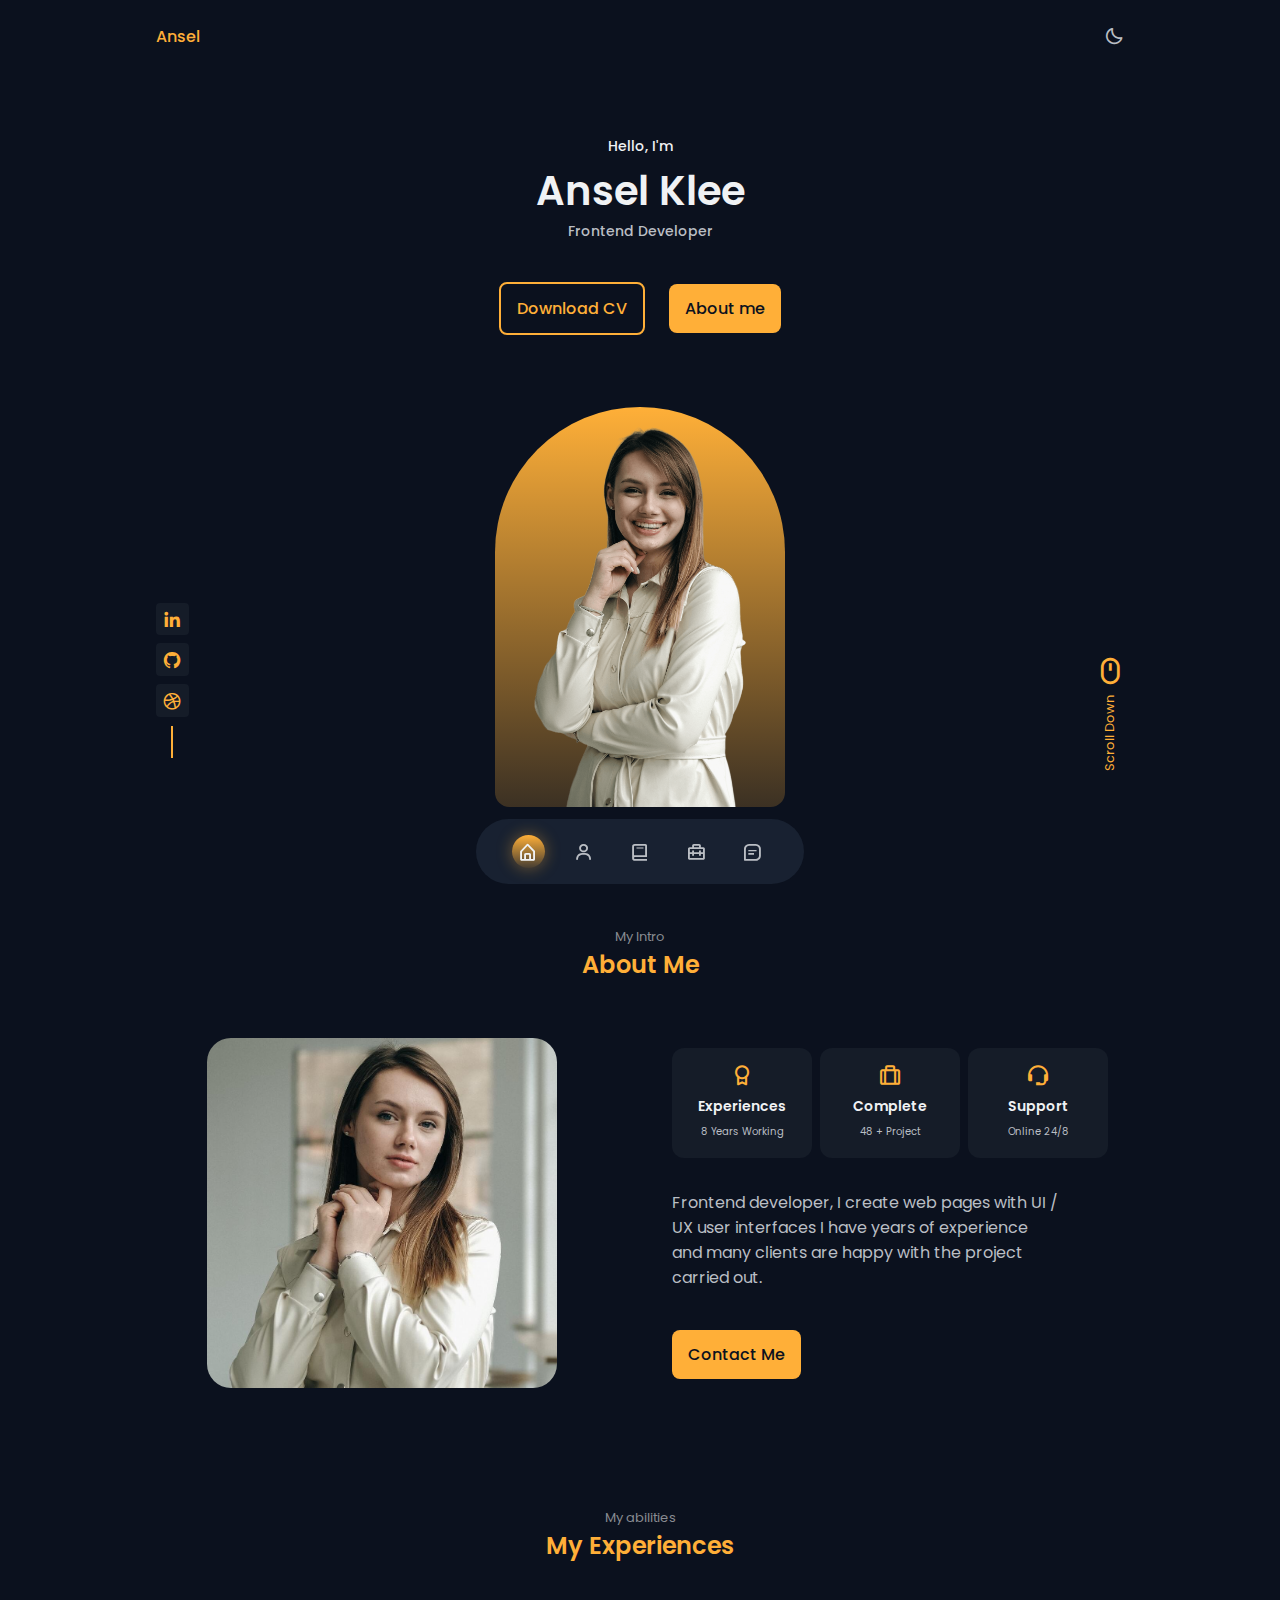
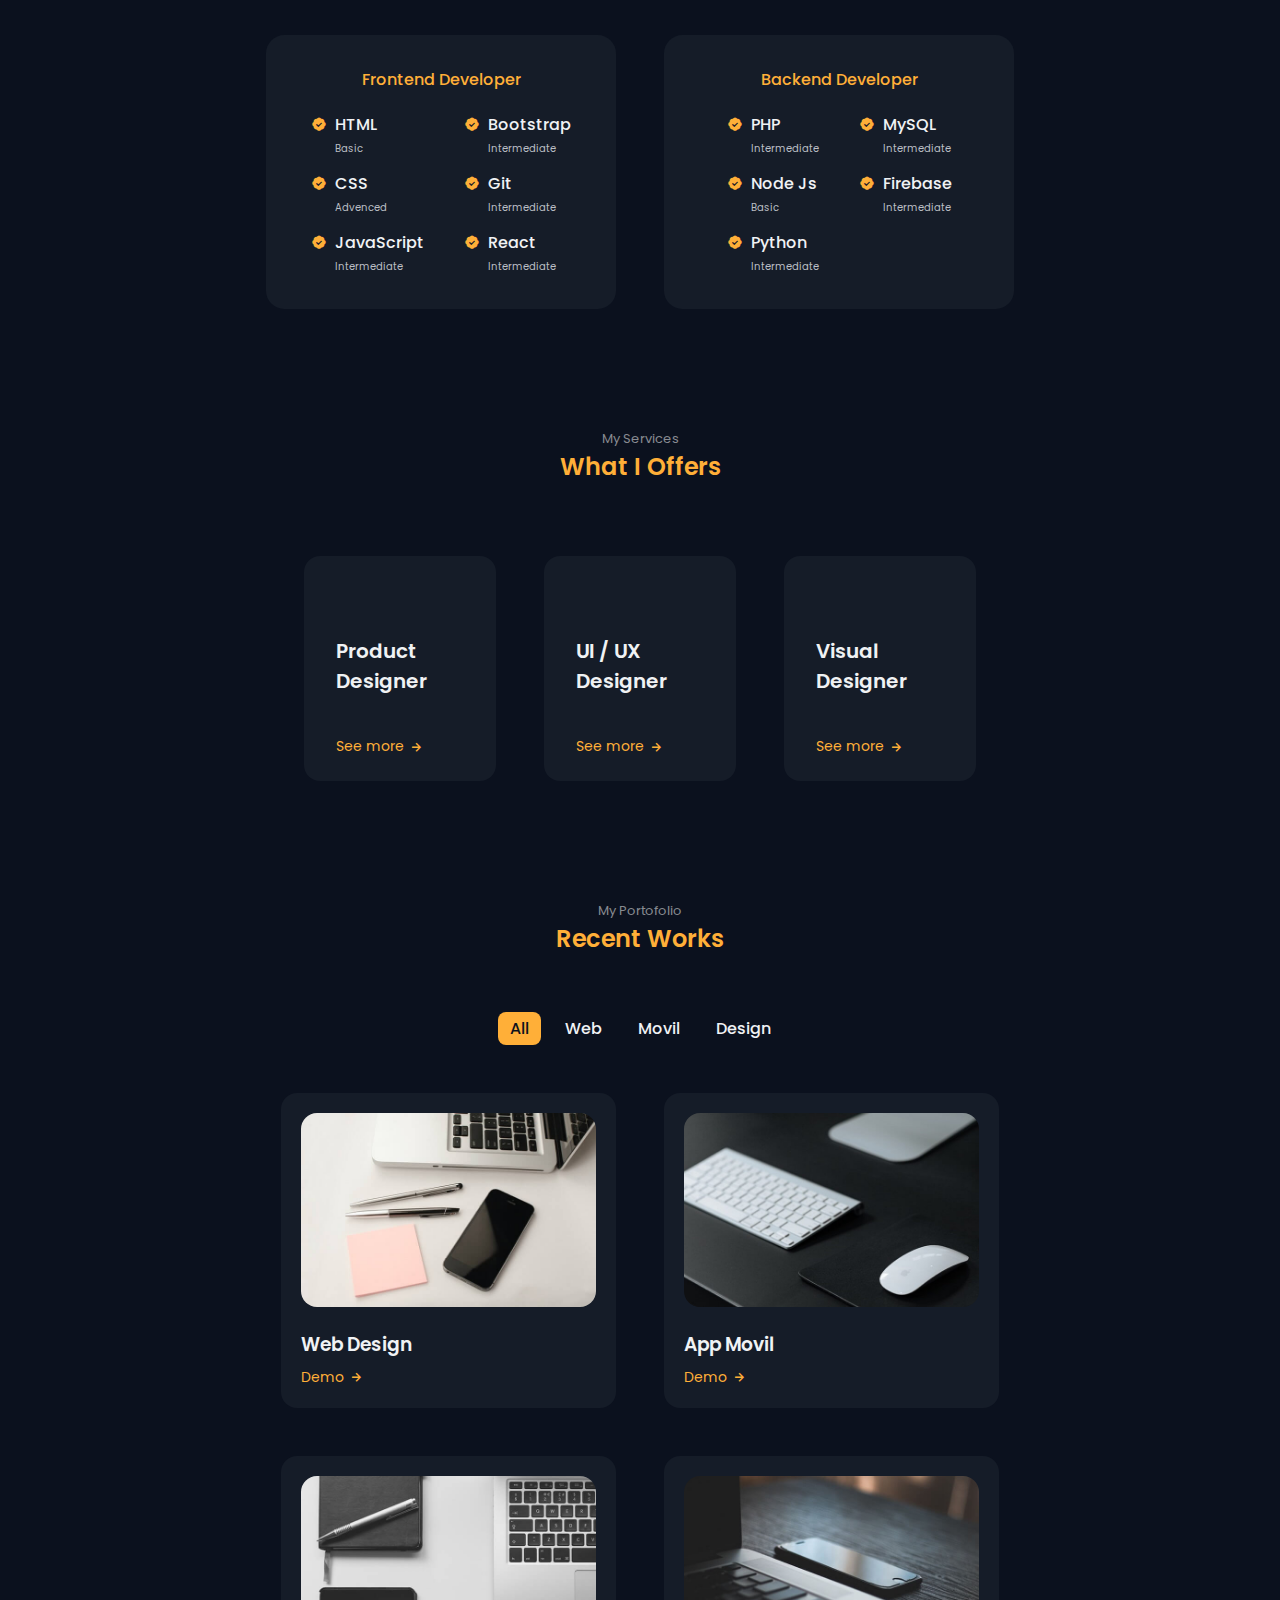
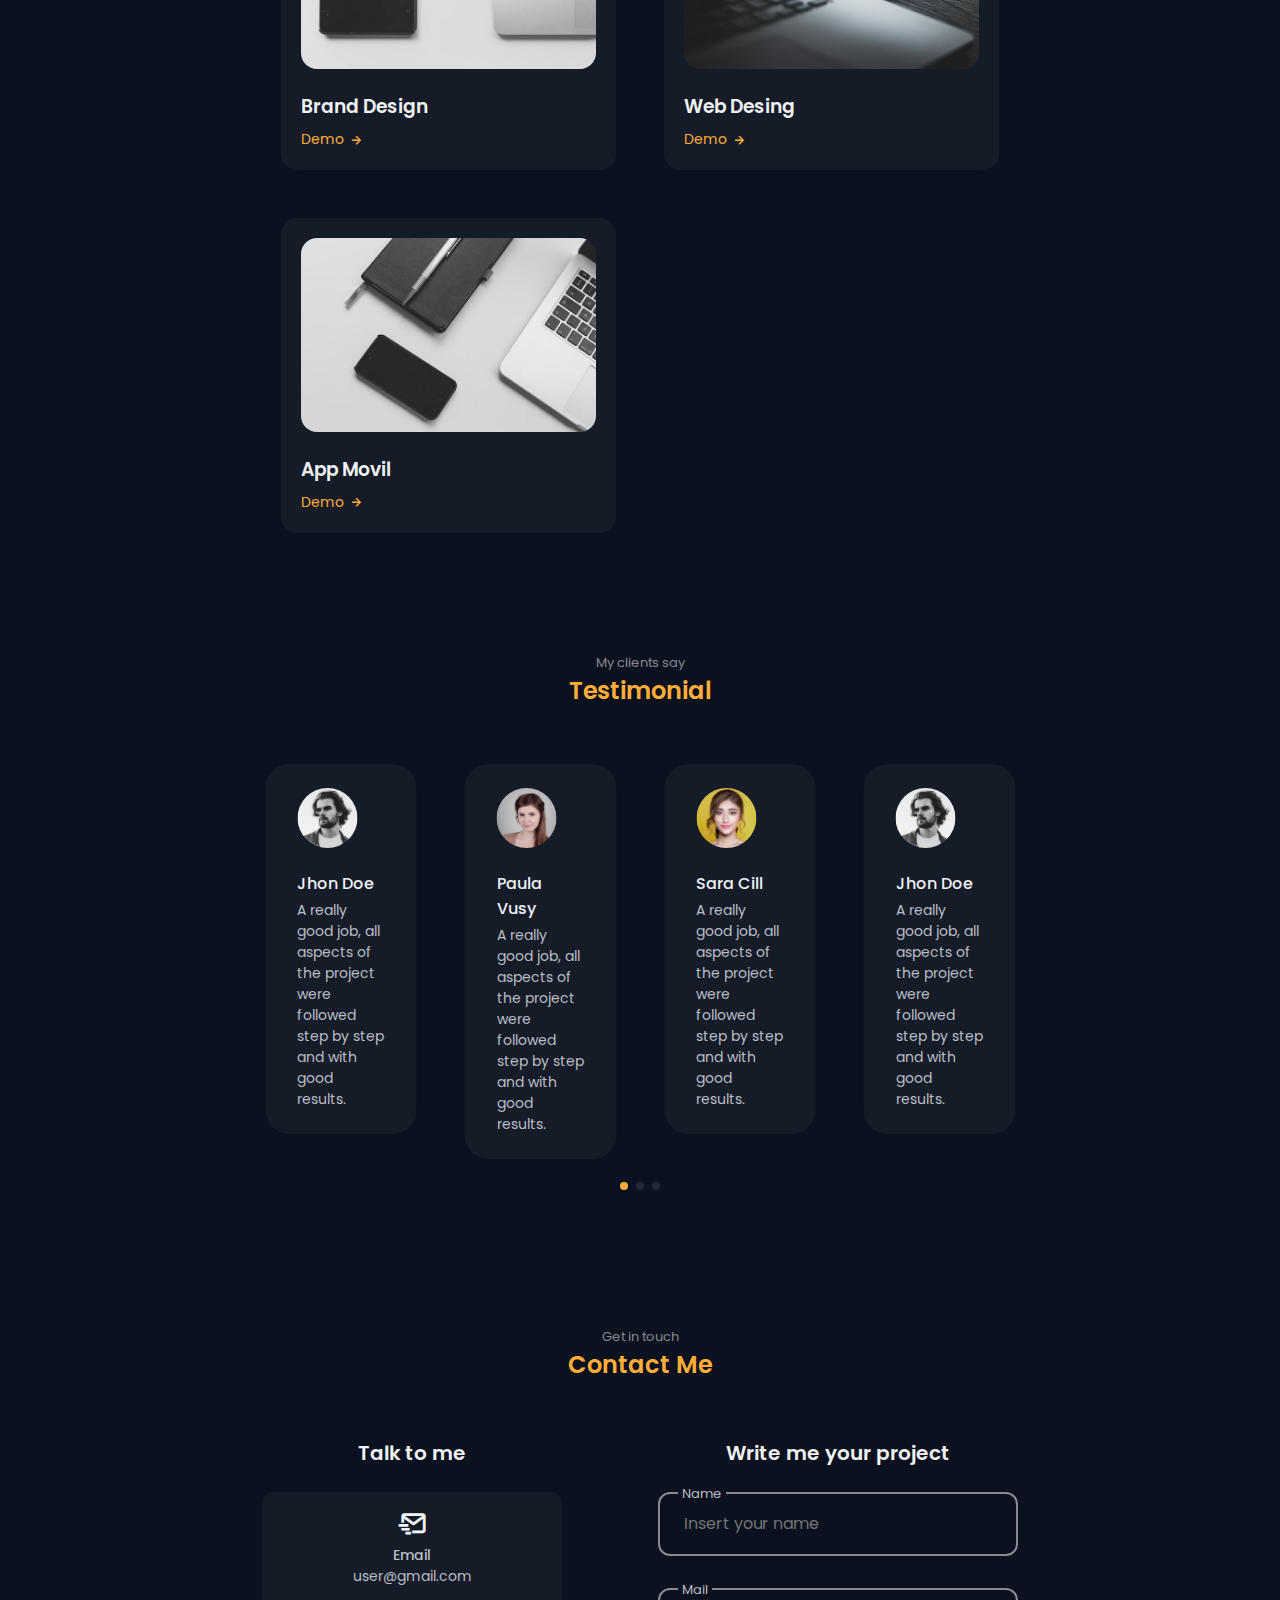
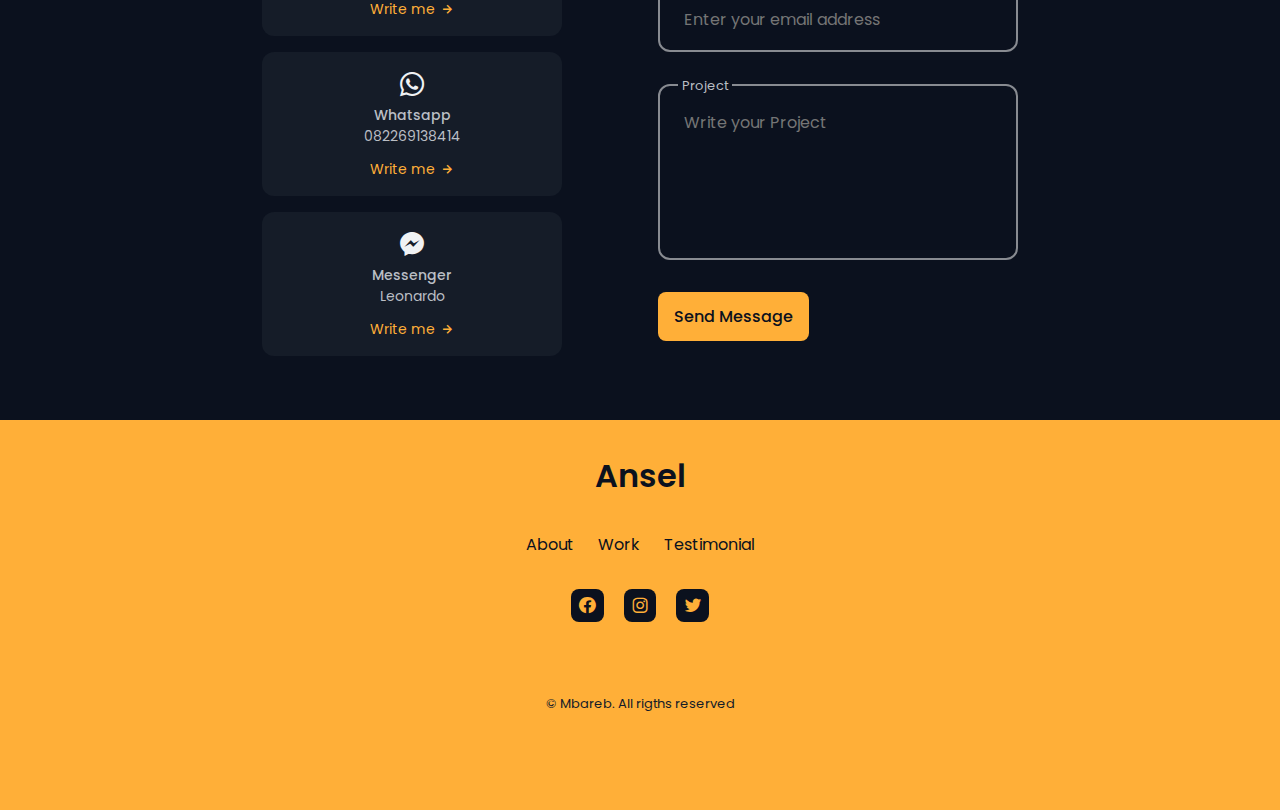
<file: Portofolio Ansel/responsive-portfolio-website-Ansel-main/index.html>
<!DOCTYPE html>
<html lang="en">
  <head>
    <meta charset="UTF-8" />
    <meta name="viewport" content="width=device-width, initial-scale=1.0" />

    <!--=============== FAVICON ===============-->
    <link rel="shortcut icon" href="assets/img/favicon.png" type="image/x-icon" />

    <!--=============== BOXICONS ===============-->
    <link href="https://unpkg.com/boxicons@2.1.1/css/boxicons.min.css" rel="stylesheet" />

    <!--=============== SWIPER CSS ===============-->
    <link rel="stylesheet" href="assets/css/swiper-bundle.min.css" />

    <!--=============== CSS ===============-->
    <link rel="stylesheet" href="assets/css/styles.css" />

    <title>Responsive portfolio website Ansel</title>
  </head>
  <body>
    <!--=============== HEADER ===============-->
    <header class="header" id="header">
      <nav class="nav container">
        <a href="#" class="nav__logo"> <i></i> Ansel </a>

        <div class="nav__menu" id="nav__menu">
          <ul class="nav__list">
            <li class="nav__item">
              <a href="#home" class="nav__link active-link">
                <i class="bx bx-home-alt"></i>
              </a>
            </li>
            <li class="nav__item">
              <a href="#about" class="nav__link">
                <i class="bx bx-user"></i>
              </a>
            </li>
            <li class="nav__item">
              <a href="#skills" class="nav__link">
                <i class="bx bx-book"></i>
              </a>
            </li>
            <li class="nav__item">
              <a href="#work" class="nav__link">
                <i class="bx bx-briefcase-alt-2"></i>
              </a>
            </li>
            <li class="nav__item">
              <a href="#contact" class="nav__link">
                <i class="bx bx-message-square-detail"></i>
              </a>
            </li>
          </ul>
        </div>

        <!-- Theme Change Button -->
        <i class="bx bx-moon change-theme" id="theme-button"></i>
      </nav>
    </header>

    <!--=============== MAIN ===============-->
    <main class="main">
      <!--=============== HOME ===============-->
      <section class="home section" id="home">
        <div class="home__container container grid">
          <div class="home__data">
            <span class="home__greeting">Hello, I'm</span>
            <h1 class="home__name">Ansel Klee</h1>
            <h3 class="home__education">Frontend Developer</h3>

            <div class="home__buttons">
              <a download="" href="assets/pdf/Ansel-Cv.pdf" class="button button--ghost"> Download CV </a>
              <a href="#about" class="button">About me</a>
            </div>
          </div>

          <div class="home__handle">
            <img src="assets/img/perfil.png" alt="" class="home__img" />
          </div>

          <div class="home__social">
            <a href="https://www.linkedin.com/" target="_blank" class="home__social-link">
              <i class="bx bxl-linkedin"></i>
            </a>
            <a href="https://www.github.com/" target="_blank" class="home__social-link">
              <i class="bx bxl-github"></i>
            </a>
            <a href="https://www.dribble.com/" target="_blank" class="home__social-link">
              <i class="bx bxl-dribbble"></i>
            </a>
          </div>

          <a href="#about" class="home__scroll">
            <i class="bx bx-mouse home__scroll-icon"></i>
            <span class="home__scroll-name">Scroll Down</span>
          </a>
        </div>
      </section>

      <!--=============== ABOUT ===============-->
      <section class="about section" id="about">
        <span class="section__subtitle">My Intro</span>
        <h2 class="section__title">About Me</h2>

        <div class="about__container container grid">
          <img src="assets/img/about.jpg" alt="" class="about__img" />

          <div class="about__data">
            <div class="about__info">
              <div class="about__box">
                <i class="bx bx-award about__icon"></i>
                <h3 class="about__title">Experiences</h3>
                <span class="about__subtitle">8 Years Working</span>
              </div>

              <div class="about__box">
                <i class="bx bx-briefcase-alt about__icon"></i>
                <h3 class="about__title">Complete</h3>
                <span class="about__subtitle">48 + Project</span>
              </div>

              <div class="about__box">
                <i class="bx bx-support about__icon"></i>
                <h3 class="about__title">Support</h3>
                <span class="about__subtitle">Online 24/8</span>
              </div>
            </div>

            <p class="about__description">Frontend developer, I create web pages with UI / UX user interfaces I have years of experience and many clients are happy with the project carried out.</p>

            <a href="#contact" class="button">Contact Me</a>
          </div>
        </div>
      </section>

      <!--=============== SKILLS ===============-->
      <section class="skills section" id="skills">
        <span class="section__subtitle">My abilities</span>
        <h2 class="section__title">My Experiences</h2>

        <div class="skills__container container grid">
          <div class="skills__content">
            <h3 class="skills__title">Frontend Developer</h3>

            <div class="skills__box">
              <div class="skills__group">
                <div class="skills__data">
                  <i class="bx bxs-badge-check"></i>

                  <div>
                    <h3 class="skills__name">HTML</h3>
                    <span class="skills__level">Basic</span>
                  </div>
                </div>

                <div class="skills__data">
                  <i class="bx bxs-badge-check"></i>

                  <div>
                    <h3 class="skills__name">CSS</h3>
                    <span class="skills__level">Advenced</span>
                  </div>
                </div>

                <div class="skills__data">
                  <i class="bx bxs-badge-check"></i>

                  <div>
                    <h3 class="skills__name">JavaScript</h3>
                    <span class="skills__level">Intermediate</span>
                  </div>
                </div>
              </div>

              <div class="skills__group">
                <div class="skills__data">
                  <i class="bx bxs-badge-check"></i>

                  <div>
                    <h3 class="skills__name">Bootstrap</h3>
                    <span class="skills__level">Intermediate</span>
                  </div>
                </div>

                <div class="skills__data">
                  <i class="bx bxs-badge-check"></i>

                  <div>
                    <h3 class="skills__name">Git</h3>
                    <span class="skills__level">Intermediate</span>
                  </div>
                </div>

                <div class="skills__data">
                  <i class="bx bxs-badge-check"></i>

                  <div>
                    <h3 class="skills__name">React</h3>
                    <span class="skills__level">Intermediate</span>
                  </div>
                </div>
              </div>
            </div>
          </div>

          <div class="skills__content">
            <h3 class="skills__title">Backend Developer</h3>

            <div class="skills__box">
              <div class="skills__group">
                <div class="skills__data">
                  <i class="bx bxs-badge-check"></i>

                  <div>
                    <h3 class="skills__name">PHP</h3>
                    <span class="skills__level">Intermediate</span>
                  </div>
                </div>

                <div class="skills__data">
                  <i class="bx bxs-badge-check"></i>

                  <div>
                    <h3 class="skills__name">Node Js</h3>
                    <span class="skills__level">Basic</span>
                  </div>
                </div>

                <div class="skills__data">
                  <i class="bx bxs-badge-check"></i>

                  <div>
                    <h3 class="skills__name">Python</h3>
                    <span class="skills__level">Intermediate</span>
                  </div>
                </div>
              </div>

              <div class="skills__group">
                <div class="skills__data">
                  <i class="bx bxs-badge-check"></i>

                  <div>
                    <h3 class="skills__name">MySQL</h3>
                    <span class="skills__level">Intermediate</span>
                  </div>
                </div>

                <div class="skills__data">
                  <i class="bx bxs-badge-check"></i>

                  <div>
                    <h3 class="skills__name">Firebase</h3>
                    <span class="skills__level">Intermediate</span>
                  </div>
                </div>
              </div>
            </div>
          </div>
        </div>
      </section>

      <!--=============== SERVICES ===============-->
      <section class="services section">
        <span class="section__subtitle">My Services</span>
        <h2 class="section__title">What I Offers</h2>

        <div class="services__container container grid">
          <div class="services__card">
            <h3 class="services__title">
              Product <br />
              Designer
            </h3>
            <span class="services__button"> See more <i class="bx bx-right-arrow-alt services__icon"></i> </span>

            <div class="services__modal">
              <div class="services__modal-content">
                <i class="bx bx-x services__modal-close"></i>

                <h3 class="services__modal-title">Product Designer</h3>
                <p class="services__modal-description">Service with more than 3 years of experience. Providing quality work to clients and companies.</p>

                <ul class="services__modal-list">
                  <li class="services__modal-item">
                    <i class="bx bx-check services__modal-icon"></i>
                    <p class="services__modal-info">I develop the user interfaces.</p>
                  </li>
                  <li class="services__modal-item">
                    <i class="bx bx-check services__modal-icon"></i>
                    <p class="services__modal-info">Web page development.</p>
                  </li>
                  <li class="services__modal-item">
                    <i class="bx bx-check services__modal-icon"></i>
                    <p class="services__modal-info">I create UX element interaction.</p>
                  </li>
                  <li class="services__modal-item">
                    <i class="bx bx-check services__modal-icon"></i>
                    <p class="services__modal-info">I position your company brand.</p>
                  </li>
                  <li class="services__modal-item">
                    <i class="bx bx-check services__modal-icon"></i>
                    <p class="services__modal-info">Design and mockups of products for companies.</p>
                  </li>
                </ul>
              </div>
            </div>
          </div>

          <div class="services__card">
            <h3 class="services__title">
              UI / UX <br />
              Designer
            </h3>

            <span class="services__button"> See more <i class="bx bx-right-arrow-alt services__icon"></i> </span>

            <div class="services__modal">
              <div class="services__modal-content">
                <i class="bx bx-x services__modal-close"></i>

                <h3 class="services__modal-title">UI / UX Designer</h3>
                <p class="services__modal-description">Service with more than 3 years of experience. Providing quality work to clients and companies.</p>

                <ul class="services__modal-list">
                  <li class="services__modal-item">
                    <i class="bx bx-check services__modal-icon"></i>
                    <p class="services__modal-info">I develop the user interfaces.</p>
                  </li>
                  <li class="services__modal-item">
                    <i class="bx bx-check services__modal-icon"></i>
                    <p class="services__modal-info">Web page development.</p>
                  </li>
                  <li class="services__modal-item">
                    <i class="bx bx-check services__modal-icon"></i>
                    <p class="services__modal-info">I create UX element interaction.</p>
                  </li>
                  <li class="services__modal-item">
                    <i class="bx bx-check services__modal-icon"></i>
                    <p class="services__modal-info">I position your company brand.</p>
                  </li>
                  <li class="services__modal-item">
                    <i class="bx bx-check services__modal-icon"></i>
                    <p class="services__modal-info">Design and mockups of products for companies.</p>
                  </li>
                </ul>
              </div>
            </div>
          </div>

          <div class="services__card">
            <h3 class="services__title">
              Visual <br />
              Designer
            </h3>
            <span class="services__button"> See more <i class="bx bx-right-arrow-alt services__icon"></i> </span>
            <div class="services__modal">
              <div class="services__modal-content">
                <i class="bx bx-x services__modal-close"></i>

                <h3 class="services__modal-title">Visual Designer</h3>
                <p class="services__modal-description">Service with more than 3 years of experience. Providing quality work to clients and companies.</p>

                <ul class="services__modal-list">
                  <li class="services__modal-item">
                    <i class="bx bx-check services__modal-icon"></i>
                    <p class="services__modal-info">I develop the user interfaces.</p>
                  </li>
                  <li class="services__modal-item">
                    <i class="bx bx-check services__modal-icon"></i>
                    <p class="services__modal-info">Web page development.</p>
                  </li>
                  <li class="services__modal-item">
                    <i class="bx bx-check services__modal-icon"></i>
                    <p class="services__modal-info">I create UX element interaction.</p>
                  </li>
                  <li class="services__modal-item">
                    <i class="bx bx-check services__modal-icon"></i>
                    <p class="services__modal-info">I position your company brand.</p>
                  </li>
                  <li class="services__modal-item">
                    <i class="bx bx-check services__modal-icon"></i>
                    <p class="services__modal-info">Design and mockups of products for companies.</p>
                  </li>
                </ul>
              </div>
            </div>
          </div>
        </div>
      </section>

      <!--=============== WORK ===============-->
      <section class="work section" id="work">
        <span class="section__subtitle">My Portofolio</span>
        <h2 class="section__title">Recent Works</h2>

        <div class="work__filters">
          <span class="work__item active-work" data-filter="all">All</span>
          <span class="work__item" data-filter=".web">Web</span>
          <span class="work__item" data-filter=".movil">Movil</span>
          <span class="work__item" data-filter=".design">Design</span>
        </div>
        <div class="work__container container grid">
          <div class="work__card mix web">
            <img src="assets/img/work1.jpg" alt="" class="work__img" />

            <h3 class="work__title">Web Design</h3>

            <a href="#" class="work__button"> Demo <i class="bx bx-right-arrow-alt work__icon"></i> </a>
          </div>

          <div class="work__card mix movil">
            <img src="assets/img/work2.jpg" alt="" class="work__img" />

            <h3 class="work__title">App Movil</h3>

            <a href="#" class="work__button"> Demo <i class="bx bx-right-arrow-alt work__icon"></i> </a>
          </div>

          <div class="work__card mix design">
            <img src="assets/img/work3.jpg" alt="" class="work__img" />

            <h3 class="work__title">Brand Design</h3>

            <a href="#" class="work__button"> Demo <i class="bx bx-right-arrow-alt work__icon"></i> </a>
          </div>

          <div class="work__card mix web">
            <img src="assets/img/work4.jpg" alt="" class="work__img" />

            <h3 class="work__title">Web Desing</h3>

            <a href="#" class="work__button"> Demo <i class="bx bx-right-arrow-alt work__icon"></i> </a>
          </div>

          <div class="work__card mix movil">
            <img src="assets/img/work5.jpg" alt="" class="work__img" />

            <h3 class="work__title">App Movil</h3>

            <a href="#" class="work__button"> Demo <i class="bx bx-right-arrow-alt work__icon"></i> </a>
          </div>
        </div>
      </section>

      <!--=============== TESTIMONIALS ===============-->
      <section class="testimonial section">
        <span class="section__subtitle">My clients say</span>
        <h2 class="section__title">Testimonial</h2>

        <div class="testimonial__container container swiper">
          <div class="swiper-wrapper">
            <div class="testimonial__card swiper-slide">
              <img src="assets/img/testimonial1.png" alt="" class="testimonial__img" />

              <h3 class="testimonial__name">Jhon Doe</h3>
              <p class="testimonial__description">A really good job, all aspects of the project were followed step by step and with good results.</p>
            </div>
            <div class="testimonial__card swiper-slide">
              <img src="assets/img/testimonial2.png" alt="" class="testimonial__img" />

              <h3 class="testimonial__name">Paula Vusy</h3>
              <p class="testimonial__description">A really good job, all aspects of the project were followed step by step and with good results.</p>
            </div>
            <div class="testimonial__card swiper-slide">
              <img src="assets/img/testimonial3.png" alt="" class="testimonial__img" />

              <h3 class="testimonial__name">Sara Cill</h3>
              <p class="testimonial__description">A really good job, all aspects of the project were followed step by step and with good results.</p>
            </div>
          </div>

          <div class="swiper-pagination"></div>
        </div>
      </section>

      <!--=============== CONTACT ===============-->
      <section class="contact section" id="contact">
        <span class="section__subtitle">Get in touch</span>
        <h2 class="section__title">Contact Me</h2>

        <div class="contact__container container grid">
          <div class="contact__content">
            <h3 class="contact__title">Talk to me</h3>

            <div class="contact__info">
              <div class="contact__card">
                <i class="bx bx-mail-send contact__card-icon"></i>
                <div class="contact__card-title">Email</div>
                <span class="contact__card-data">user@gmail.com</span>

                <a href="mbareb.le@students.amikom.ac.id" target="_blank" class="contact__button"> Write me <i class="bx bx-right-arrow-alt contact__button-icon"></i> </a>
              </div>
              <div class="contact__card">
                <i class="bx bxl-whatsapp contact__card-icon"></i>
                <div class="contact__card-title">Whatsapp</div>
                <span class="contact__card-data">082269138414</span>

                <a href="https://api.whatsapp.com/send?phone=6282269138414&text=Hello, more information!" target="_blank" class="contact__button"> Write me <i class="bx bx-right-arrow-alt contact__button-icon"></i> </a>
              </div>
              <div class="contact__card">
                <i class="bx bxl-messenger contact__card-icon"></i>
                <div class="contact__card-title">Messenger</div>
                <span class="contact__card-data">Leonardo</span>

                <a href="https://m.me/yoalahle" target="_blank" class="contact__button"> Write me <i class="bx bx-right-arrow-alt contact__button-icon"></i> </a>
              </div>
            </div>
          </div>

          <div class="contact__content">
            <h3 class="contact__title">Write me your project</h3>

            <form action="" class="contact__form">
              <div class="contact__form-div">
                <label for="" class="contact__form-tag">Name</label>
                <input type="text" placeholder="Insert your name" class="contact__form-input" />
              </div>
              <div class="contact__form-div">
                <label for="" class="contact__form-tag">Mail</label>
                <input type="email" placeholder="Enter your email address" class="contact__form-input" />
              </div>
              <div class="contact__form-div contact__form-area">
                <label for="" class="contact__form-tag">Project</label>
                <textarea name="" id="" cols="30" rows="10" placeholder="Write your Project" class="contact__form-input"></textarea>
              </div>

              <button class="button">Send Message</button>
            </form>
          </div>
        </div>
      </section>
    </main>

    <!--=============== FOOTER ===============-->
    <footer class="footer">
      <div class="footer__container container">
        <h1 class="footer__title">Ansel</h1>

        <ul class="footer__list">
          <li>
            <a href="#about" class="footer__link">About</a>
          </li>
          <li>
            <a href="#work" class="footer__link">Work</a>
          </li>
          <li>
            <a href="#testimonial" class="footer__link">Testimonial</a>
          </li>
        </ul>

        <ul class="footer__social">
          <a href="https://www.facebook.com/" target="_blank" class="footer__social-link">
            <i class="bx bxl-facebook-circle"></i>
          </a>
          <a href="https://www.instagram.com/" target="_blank" class="footer__social-link">
            <i class="bx bxl-instagram"></i>
          </a>
          <a href="https://twitter.com/" target="_blank" class="footer__social-link">
            <i class="bx bxl-twitter"></i>
          </a>
        </ul>

        <span class="footer__copy"> &#169; Mbareb. All rigths reserved </span>
      </div>
    </footer>

    <!--=============== SCROLLREVEAL ===============-->
    <script src="assets/js/scrollreveal.min.js"></script>

    <!--=============== SWIPER JS ===============-->
    <script src="assets/js/swiper-bundle.min.js"></script>

    <!--=============== MIXITUP FILTER ===============-->
    <script src="assets/js/mixitup.min.js"></script>

    <!--=============== MAIN JS ===============-->
    <script src="assets/js/main.js"></script>
  </body>
</html>
</file>
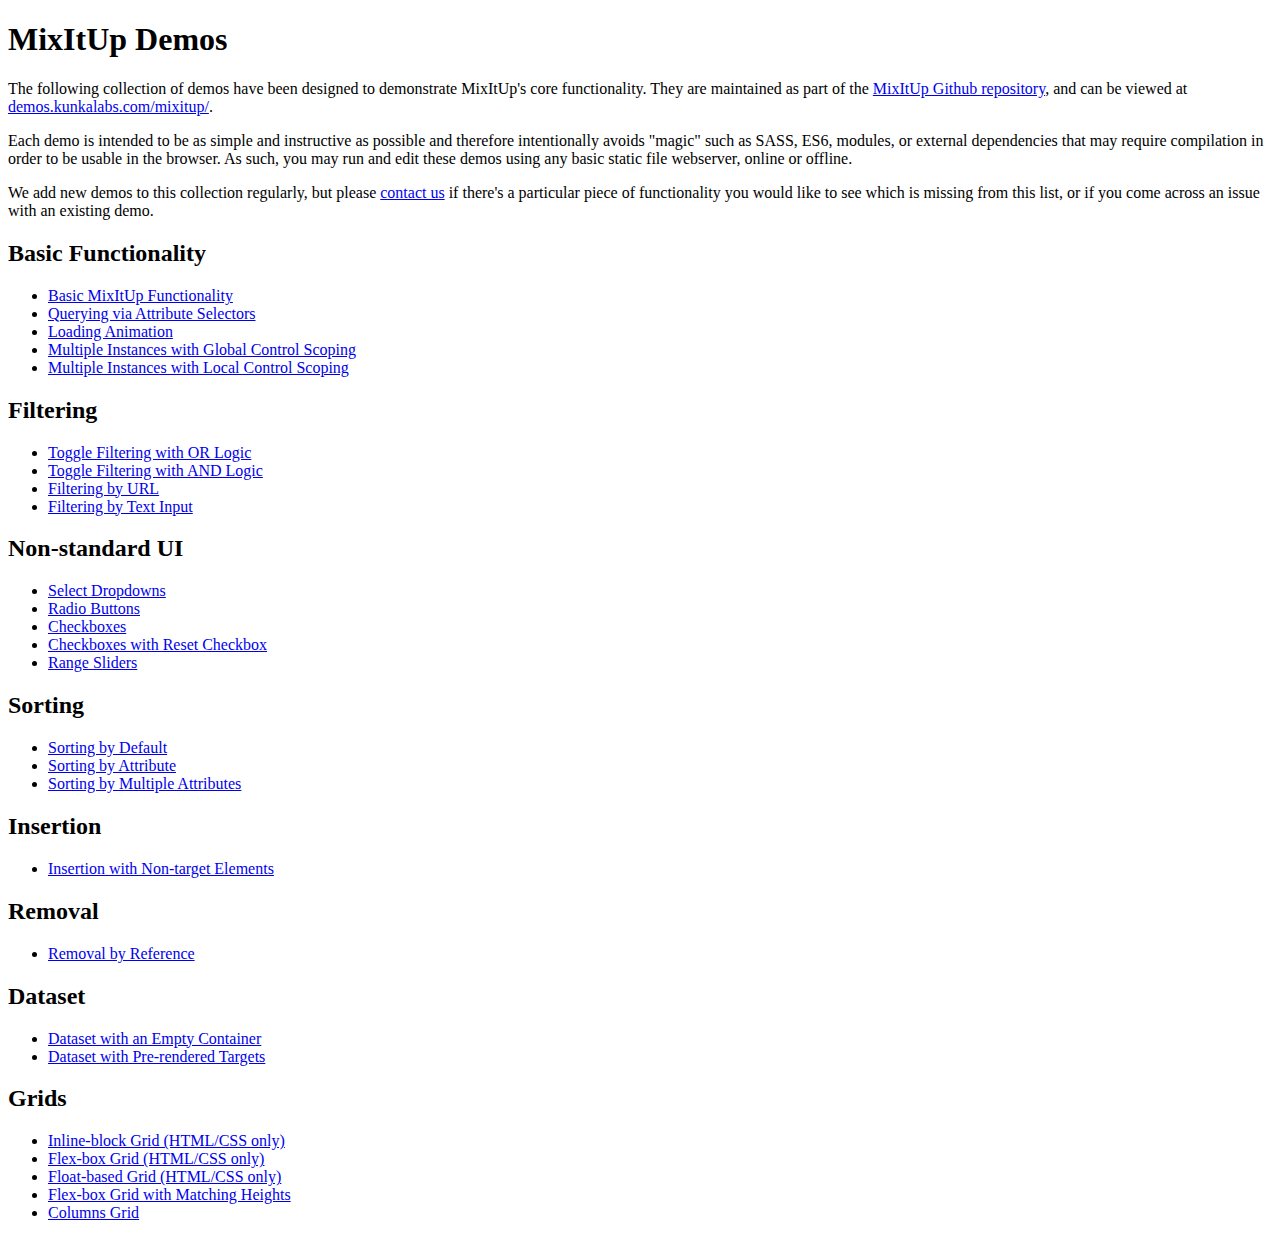
<file: Portofolio Ansel/patrickkunka-mixitup-61dac05/demos/index.html>
<!DOCTYPE html>
<html>
    <head>
        <title>MixItUp Demos</title>
    </head>
    <body>
        <h1>MixItUp Demos</h1>

        <p>The following collection of demos have been designed to demonstrate MixItUp's core functionality. They are maintained as part of the <a href="https://github.com/patrickkunka/mixitup/tree/v3/demos">MixItUp Github repository</a>, and can be viewed at <a href="http://demos.kunkalabs.com/mixitup">demos.kunkalabs.com/mixitup/</a>.</p>

        <p>Each demo is intended to be as simple and instructive as possible and therefore intentionally avoids "magic" such as SASS, ES6, modules, or external dependencies that may require compilation in order to be usable in the browser. As such, you may run and edit these demos using any basic static file webserver, online or offline.</p>

        <p>We add new demos to this collection regularly, but please <a href="https://www.kunkalabs.com/contact-us/">contact us</a> if there's a particular piece of functionality you would like to see which is missing from this list, or if you come across an issue with an existing demo.</p>

        <h2>Basic Functionality</h2>

        <ul>
            <li><a href="./basic/">Basic MixItUp Functionality</a></li>
            <li><a href="./attribute-selectors/">Querying via Attribute Selectors</a></li>
            <li><a href="./loading-animation/">Loading Animation</a></li>
            <li><a href="./multiple-instances-global-control-scoping/">Multiple Instances with Global Control Scoping</a></li>
            <li><a href="./multiple-instances-local-control-scoping/">Multiple Instances with Local Control Scoping</a></li>
        </ul>

        <h2>Filtering</h2>

        <ul>
            <li><a href="./toggle-filtering-or-logic/">Toggle Filtering with OR Logic</a></li>
            <li><a href="./toggle-filtering-and-logic/">Toggle Filtering with AND Logic</a></li>
            <li><a href="./filtering-by-url/">Filtering by URL</a></li>
            <li><a href="./filtering-by-text-input/">Filtering by Text Input</a></li>
        </ul>

        <h2>Non-standard UI</h2>

        <ul>
            <li><a href="./select-dropdowns/">Select Dropdowns</a></li>
            <li><a href="./radio-buttons/">Radio Buttons</a></li>
            <li><a href="./checkboxes/">Checkboxes</a></li>
            <li><a href="./checkboxes-with-reset-checkbox/">Checkboxes with Reset Checkbox</a></li>
            <li><a href="./filtering-by-range/">Range Sliders</a></li>
        </ul>

        <h2>Sorting</h2>

        <ul>
            <li><a href="./sorting-by-default/">Sorting by Default</a></li>
            <li><a href="./sorting-by-attribute/">Sorting by Attribute</a></li>
            <li><a href="./sorting-by-multiple-attributes/">Sorting by Multiple Attributes</a></li>
        </ul>

        <h2>Insertion</h2>

        <ul>
            <li><a href="./insertion-non-target-elements/">Insertion with Non-target Elements</a></li>
        </ul>

        <h2>Removal</h2>

        <ul>
            <li><a href="./removal-by-reference/">Removal by Reference</a></li>
        </ul>

        <h2>Dataset</h2>

        <ul>
            <li><a href="./dataset-empty-container/">Dataset with an Empty Container</a></li>
            <li><a href="./dataset-pre-rendered-targets/">Dataset with Pre-rendered Targets</a></li>
        </ul>

        <h2>Grids</h2>

        <ul>
            <li><a href="./grid-inline-block/">Inline-block Grid (HTML/CSS only)</a></li>
            <li><a href="./grid-flex-box/">Flex-box Grid (HTML/CSS only)</a></li>
            <li><a href="./grid-floats/">Float-based Grid (HTML/CSS only)</a></li>
            <li><a href="./grid-flex-box-matching-heights/">Flex-box Grid with Matching Heights</a></li>
            <li><a href="./grid-columns/">Columns Grid</a></li>
        </ul>
    </body>
</html>
</file>
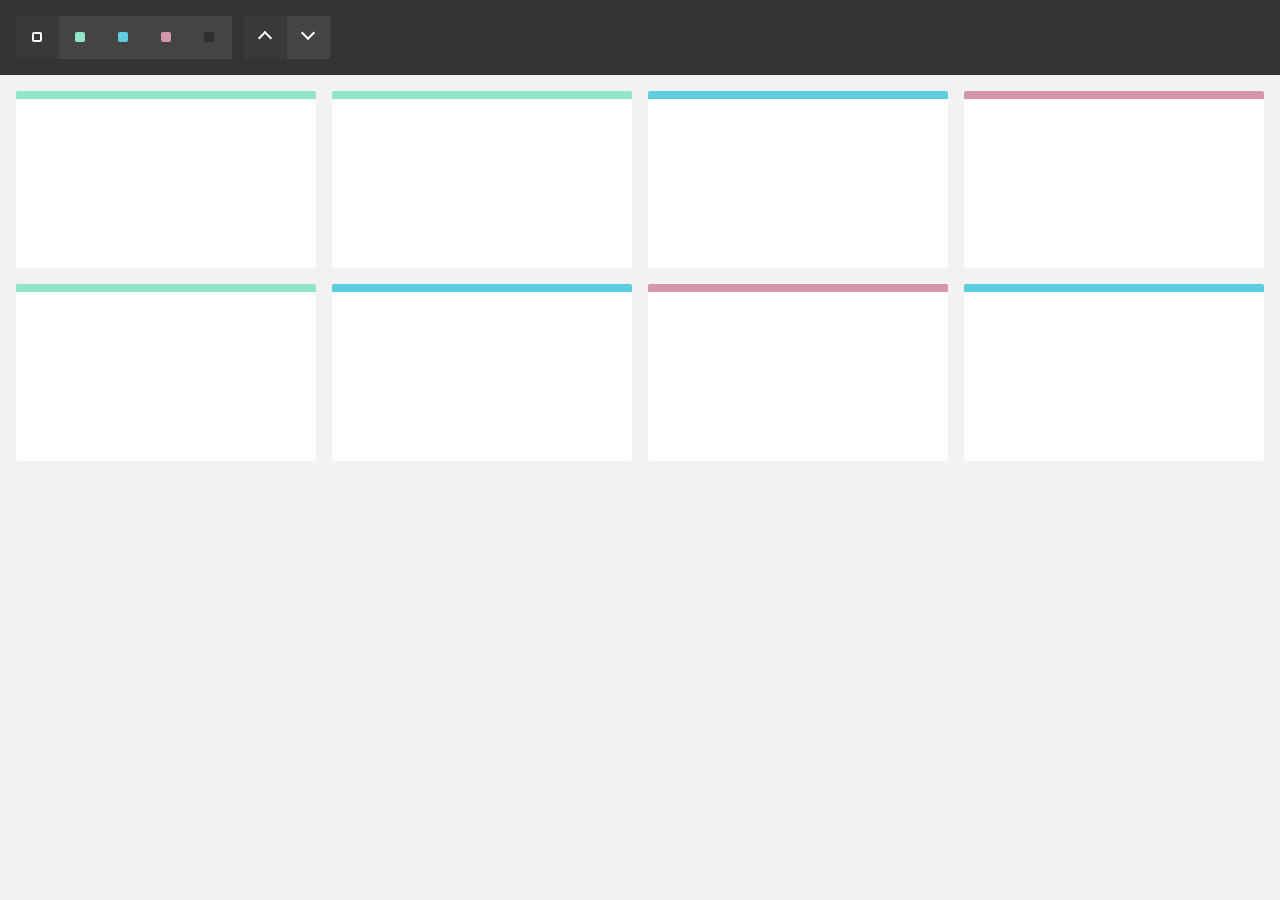
<file: Portofolio Ansel/patrickkunka-mixitup-61dac05/demos/attribute-selectors/index.html>
<!DOCTYPE html>
<html>
    <head>
        <meta name="viewport" content="width=device-width, initial-scale=1">

        <link href="../reset.css" rel="stylesheet"/>
        <link href="./style.css" rel="stylesheet"/>

        <title>MixItUp Demo - Querying via Attribute Selectors</title>
    </head>
    <body>
        <div class="controls">
            <button type="button" class="control" data-filter="all">All</button>
            <button type="button" class="control" data-filter=".green">Green</button>
            <button type="button" class="control" data-filter=".blue">Blue</button>
            <button type="button" class="control" data-filter=".pink">Pink</button>
            <button type="button" class="control" data-filter="none">None</button>

            <button type="button" class="control" data-sort="default:asc">Asc</button>
            <button type="button" class="control" data-sort="default:desc">Desc</button>
        </div>

        <div class="container" data-ref="mixitup-container">
            <div class="item green" data-ref="mixitup-target"></div>
            <div class="item green" data-ref="mixitup-target"></div>
            <div class="item blue" data-ref="mixitup-target"></div>
            <div class="item pink" data-ref="mixitup-target"></div>
            <div class="item green" data-ref="mixitup-target"></div>
            <div class="item blue" data-ref="mixitup-target"></div>
            <div class="item pink" data-ref="mixitup-target"></div>
            <div class="item blue" data-ref="mixitup-target"></div>

            <div class="gap"></div>
            <div class="gap"></div>
            <div class="gap"></div>
        </div>

        <script src="../mixitup.min.js"></script>

        <script>
            var containerEl = document.querySelector('[data-ref~="mixitup-container"]');

            var mixer = mixitup(containerEl, {
                selectors: {
                    target: '[data-ref~="mixitup-target"]'
                }
            });
        </script>
    </body>
</html>
</file>
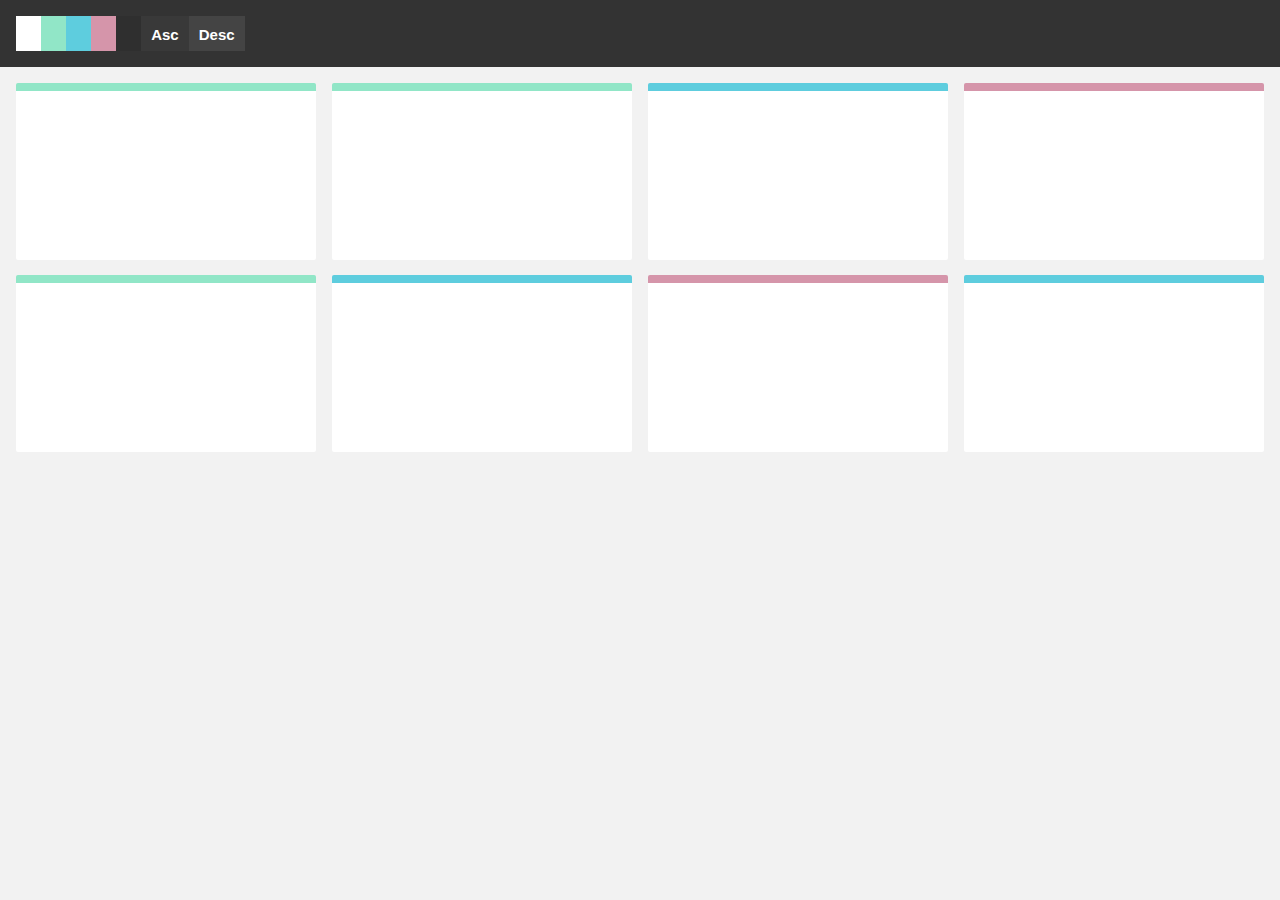
<file: Portofolio Ansel/patrickkunka-mixitup-61dac05/demos/basic-ie-8/index.html>
<!DOCTYPE html>
<html>
    <head>
        <meta name="viewport" content="width=device-width, initial-scale=1">

        <link href="../reset.css" rel="stylesheet"/>
        <link href="./style.css" rel="stylesheet"/>

        <title>MixItUp Demo - Basic (IE8 Compatible Layout)</title>
    </head>
    <body>
        <div class="controls">
            <button type="button" class="control" data-filter="all"></button>
            <button type="button" class="control" data-filter=".green"></button>
            <button type="button" class="control" data-filter=".blue"></button>
            <button type="button" class="control" data-filter=".pink"></button>
            <button type="button" class="control" data-filter="none"></button>

            <button type="button" class="control" data-sort="default:asc">Asc</button>
            <button type="button" class="control" data-sort="default:desc">Desc</button>
        </div>

        <div class="container">
            <div class="mix green"></div>
            <div class="mix green"></div>
            <div class="mix blue"></div>
            <div class="mix pink"></div>
            <div class="mix green"></div>
            <div class="mix blue"></div>
            <div class="mix pink"></div>
            <div class="mix blue"></div>

            <div class="gap"></div>
            <div class="gap"></div>
            <div class="gap"></div>
        </div>

        <script src="../mixitup.min.js"></script>

        <script>
            var containerEl = document.querySelector('.container');

            var mixer = mixitup(containerEl);
        </script>
    </body>
</html>
</file>
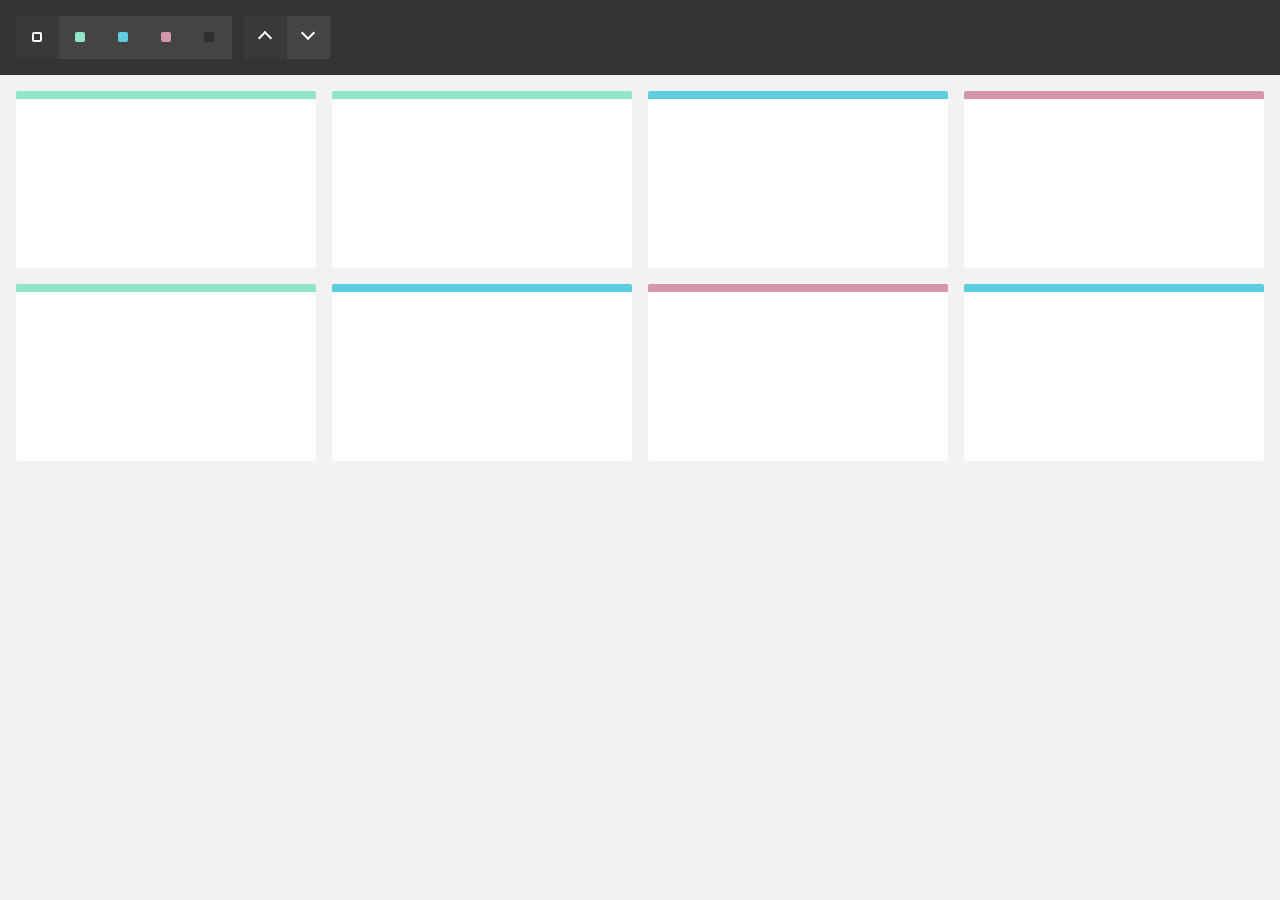
<file: Portofolio Ansel/patrickkunka-mixitup-61dac05/demos/basic/index.html>
<!DOCTYPE html>
<html>
    <head>
        <meta name="viewport" content="width=device-width, initial-scale=1">

        <link href="../reset.css" rel="stylesheet"/>
        <link href="./style.css" rel="stylesheet"/>

        <title>MixItUp Demo - Basic</title>
    </head>
    <body>
        <div class="controls">
            <button type="button" class="control" data-filter="all">All</button>
            <button type="button" class="control" data-filter=".green">Green</button>
            <button type="button" class="control" data-filter=".blue">Blue</button>
            <button type="button" class="control" data-filter=".pink">Pink</button>
            <button type="button" class="control" data-filter="none">None</button>

            <button type="button" class="control" data-sort="default:asc">Asc</button>
            <button type="button" class="control" data-sort="default:desc">Desc</button>
        </div>

        <div class="container">
            <div class="mix green"></div>
            <div class="mix green"></div>
            <div class="mix blue"></div>
            <div class="mix pink"></div>
            <div class="mix green"></div>
            <div class="mix blue"></div>
            <div class="mix pink"></div>
            <div class="mix blue"></div>

            <div class="gap"></div>
            <div class="gap"></div>
            <div class="gap"></div>
        </div>

        <script src="../mixitup.min.js"></script>

        <script>
            var containerEl = document.querySelector('.container');

            var mixer = mixitup(containerEl);
        </script>
    </body>
</html>
</file>
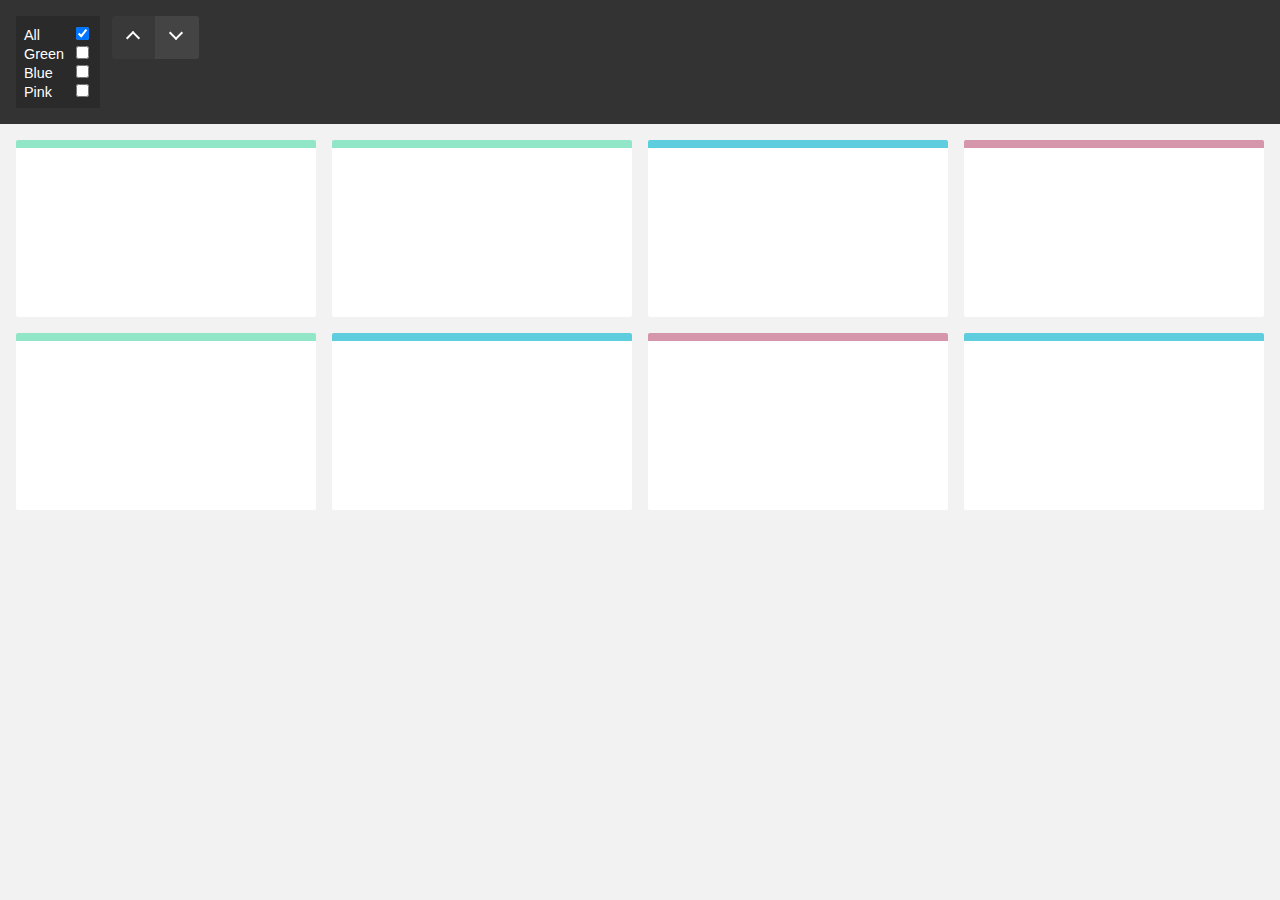
<file: Portofolio Ansel/patrickkunka-mixitup-61dac05/demos/checkboxes-with-reset-checkbox/index.html>
<!DOCTYPE html>
<html>
    <head>
        <meta name="viewport" content="width=device-width, initial-scale=1">

        <link href="../reset.css" rel="stylesheet"/>
        <link href="./style.css" rel="stylesheet"/>

        <title>MixItUp Demo - Checkboxes with Reset Checkbox</title>
    </head>
    <body>
        <div class="controls">
            <div class="checkbox-group">
                <div class="checkbox">
                    <label class="checkbox-label">All</label>
                    <input type="checkbox" value="all" checked/>
                </div>

                <div class="checkbox">
                    <label class="checkbox-label">Green</label>
                    <input type="checkbox" value=".green"/>
                </div>

                <div class="checkbox">
                    <label class="checkbox-label">Blue</label>
                    <input type="checkbox" value=".blue"/>
                </div>

                <div class="checkbox">
                    <label class="checkbox-label">Pink</label>
                    <input type="checkbox" value=".pink"/>
                </div>
            </div>

            <button type="button" class="control" data-sort="default:asc">Asc</button>
            <button type="button" class="control" data-sort="default:desc">Desc</button>
        </div>

        <div class="container">
            <div class="mix green"></div>
            <div class="mix green"></div>
            <div class="mix blue"></div>
            <div class="mix pink"></div>
            <div class="mix green"></div>
            <div class="mix blue"></div>
            <div class="mix pink"></div>
            <div class="mix blue"></div>

            <div class="gap"></div>
            <div class="gap"></div>
            <div class="gap"></div>
        </div>

        <script src="../mixitup.min.js"></script>

        <script>
            // In this example, we must bind a 'change' event handler to
            // our checkboxes, then interact with the mixer via
            // its .filter() API methods.

            var containerEl = document.querySelector('.container');
            var checkboxGroup = document.querySelector('.checkbox-group');
            var checkboxes = checkboxGroup.querySelectorAll('input[type="checkbox"]');
            var allCheckbox = checkboxGroup.querySelector('input[value="all"]');

            var mixer = mixitup(containerEl);

            checkboxGroup.addEventListener('change', function(e) {
                var selectors = [];
                var checkbox;
                var i;

                if (e.target === allCheckbox && e.target.checked) {
                    // If the "all" checkbox was checked, uncheck all other checkboxes

                    for (i = 0; i < checkboxes.length; i++) {
                        checkbox = checkboxes[i];

                        if (checkbox !== allCheckbox) checkbox.checked = false;
                    }
                } else {
                    // Another checkbox was changed, uncheck "all".

                    allCheckbox.checked = false;
                }

                // Iterate through all checkboxes, pushing the
                // values of those that are checked into an array

                for (i = 0; i < checkboxes.length; i++) {
                    checkbox = checkboxes[i];

                    if (checkbox.checked) selectors.push(checkbox.value);
                }

                // If there are values in the array, join it into a string
                // using your desired logic, and send to the mixer's .filter()
                // method, otherwise filter by 'all'

                var selectorString = selectors.length > 0 ?
                    selectors.join(',') : // or '.' for AND logic
                    'all';

                mixer.filter(selectorString);
            });
        </script>
    </body>
</html>
</file>
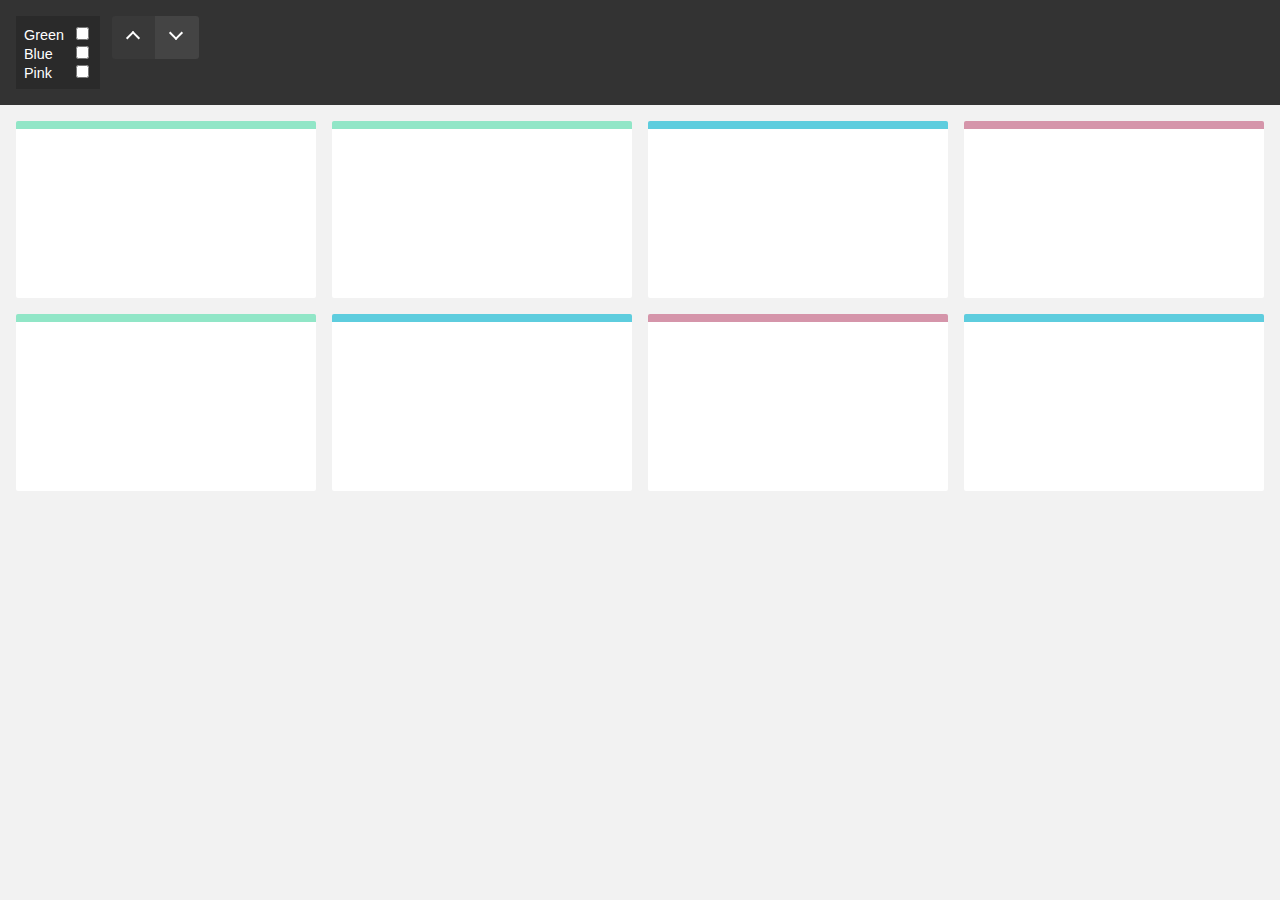
<file: Portofolio Ansel/patrickkunka-mixitup-61dac05/demos/checkboxes/index.html>
<!DOCTYPE html>
<html>
    <head>
        <meta name="viewport" content="width=device-width, initial-scale=1">

        <link href="../reset.css" rel="stylesheet"/>
        <link href="./style.css" rel="stylesheet"/>

        <title>MixItUp Demo - Checkboxes</title>
    </head>
    <body>
        <div class="controls">
            <div class="checkbox-group">
                <div class="checkbox">
                    <label class="checkbox-label">Green</label>
                    <input type="checkbox" value=".green"/>
                </div>

                <div class="checkbox">
                    <label class="checkbox-label">Blue</label>
                    <input type="checkbox" value=".blue"/>
                </div>

                <div class="checkbox">
                    <label class="checkbox-label">Pink</label>
                    <input type="checkbox" value=".pink"/>
                </div>
            </div>

            <button type="button" class="control" data-sort="default:asc">Asc</button>
            <button type="button" class="control" data-sort="default:desc">Desc</button>
        </div>

        <div class="container">
            <div class="mix green"></div>
            <div class="mix green"></div>
            <div class="mix blue"></div>
            <div class="mix pink"></div>
            <div class="mix green"></div>
            <div class="mix blue"></div>
            <div class="mix pink"></div>
            <div class="mix blue"></div>

            <div class="gap"></div>
            <div class="gap"></div>
            <div class="gap"></div>
        </div>

        <script src="../mixitup.min.js"></script>

        <script>
            // In this example, we must bind a 'change' event handler to
            // our checkboxes, then interact with the mixer via
            // its .filter() API methods.

            var containerEl = document.querySelector('.container');
            var checkboxGroup = document.querySelector('.checkbox-group');
            var checkboxes = checkboxGroup.querySelectorAll('input[type="checkbox"]');

            var mixer = mixitup(containerEl);

            checkboxGroup.addEventListener('change', function() {
                var selectors = [];

                // Iterate through all checkboxes, pushing the
                // values of those that are checked into an array

                for (var i = 0; i < checkboxes.length; i++) {
                    var checkbox = checkboxes[i];

                    if (checkbox.checked) selectors.push(checkbox.value);
                }

                // If there are values in the array, join it into a string
                // using your desired logic, and send to the mixer's .filter()
                // method, otherwise filter by 'all'

                var selectorString = selectors.length > 0 ?
                    selectors.join(',') : // or '.' for AND logic
                    'all';

                mixer.filter(selectorString);
            });
        </script>
    </body>
</html>
</file>
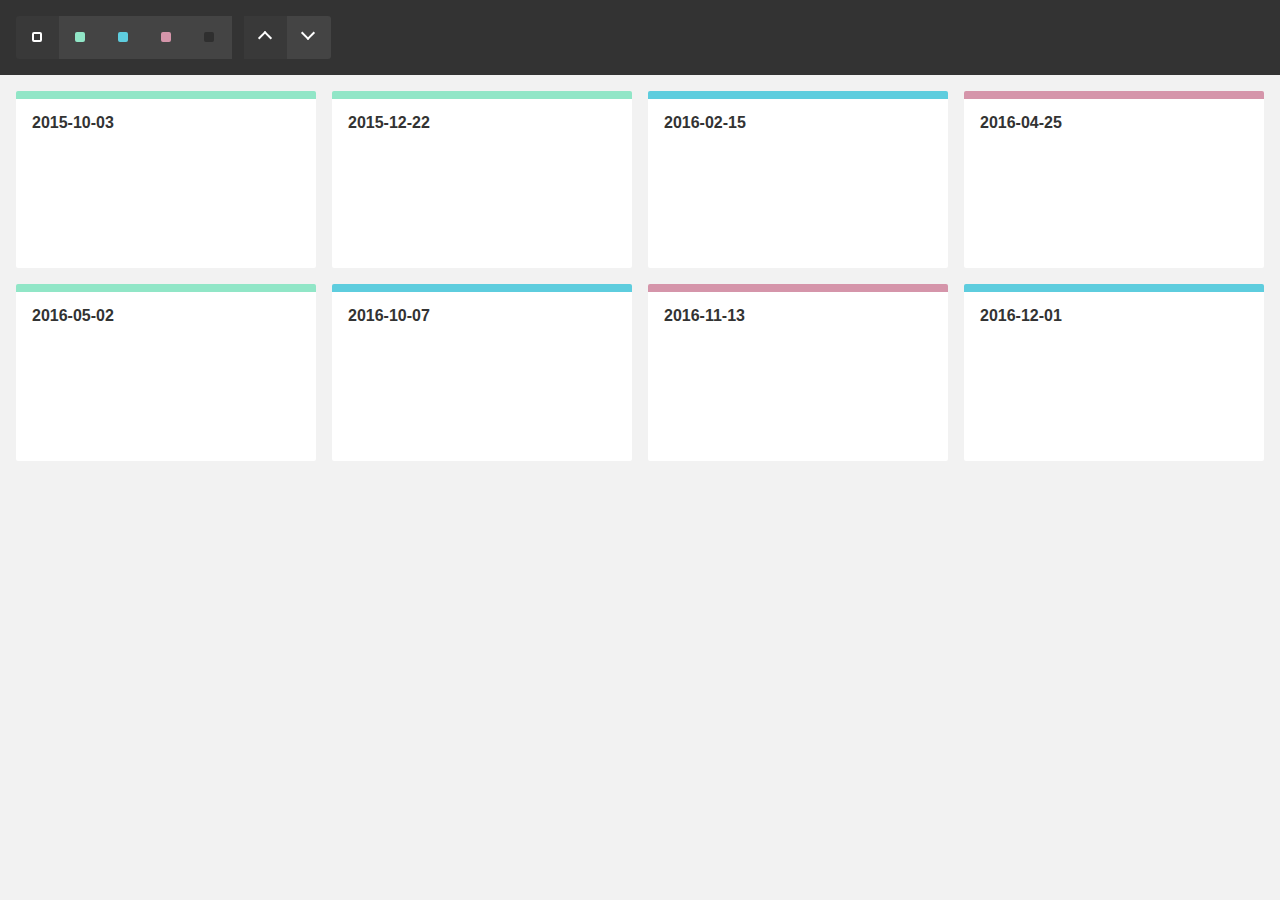
<file: Portofolio Ansel/patrickkunka-mixitup-61dac05/demos/dataset-empty-container/index.html>
<!DOCTYPE html>
<html>
    <head>
        <meta name="viewport" content="width=device-width, initial-scale=1">

        <link href="../reset.css" rel="stylesheet"/>
        <link href="./style.css" rel="stylesheet"/>

        <title>MixItUp Demo - Dataset with an Empty Container</title>
    </head>
    <body>
        <div class="controls" data-ref="controls">
            <button type="button" class="control control-filter" data-ref="filter" data-color="all">All</button>
            <button type="button" class="control control-filter" data-ref="filter" data-color="green">Green</button>
            <button type="button" class="control control-filter" data-ref="filter" data-color="blue">Blue</button>
            <button type="button" class="control control-filter" data-ref="filter" data-color="pink">Pink</button>
            <button type="button" class="control control-filter" data-ref="filter" data-color="none">None</button>

            <button type="button" class="control control-sort" data-ref="sort" data-key="publishedDate" data-order="asc">Asc</button>
            <button type="button" class="control control-sort" data-ref="sort" data-key="publishedDate" data-order="desc">Desc</button>
        </div>

        <div class="container" data-ref="container">
            <div class="gap" data-ref="first-gap"></div>
            <div class="gap"></div>
            <div class="gap"></div>
        </div>

        <script src="../mock-api.js"></script>
        <script src="../mixitup.min.js"></script>

        <script>
            // Typically, our data would live in a DB and be retrieved via a JSON API, but in
            // this demo we will create a mock dataset using an array literal:

            var items = [
                {
                    id: 1,
                    color: 'green',
                    publishedDate: '2015-10-03'
                },
                {
                    id: 2,
                    color: 'green',
                    publishedDate: '2015-12-22'
                },
                {
                    id: 3,
                    color: 'blue',
                    publishedDate: '2016-02-15'
                },
                {
                    id: 4,
                    color: 'pink',
                    publishedDate: '2016-04-25'
                },
                {
                    id: 5,
                    color: 'green',
                    publishedDate: '2016-05-02'
                },
                {
                    id: 6,
                    color: 'blue',
                    publishedDate: '2016-10-07'
                },
                {
                    id: 7,
                    color: 'pink',
                    publishedDate: '2016-11-13'
                },
                {
                    id: 8,
                    color: 'blue',
                    publishedDate: '2016-12-01'
                }
            ];

            // The `Api` class is not part of MixItUp and has been created to mock
            // the asyncronous fetching of data for this demo. To use it, we must
            // create an api instance, passing in our mock data to represent the
            // contents of a DB.

            var api = new Api(items);

            // As we'll be building and binding our own UI, we'll start with caching
            // references to any DOM elements we'll need to work with

            var controls  = document.querySelector('[data-ref="controls"]');
            var filters   = document.querySelectorAll('[data-ref="filter"]');
            var sorts     = document.querySelectorAll('[data-ref="sort"]');
            var container = document.querySelector('[data-ref="container"]');

            // "Gap" elements are used to maintain even columns in a justified grid. See our
            // "MixItUp Grid Layouts" tutorial for more information.

            var firstGap = document.querySelector('[data-ref="first-gap"]');

            // We'll need to keep track of our active current filter so
            // that we can sort within the current filter.

            var activeColor = '';

            // Instantiate and configure the mixer

            var mixer = mixitup(container, {
                selectors: {
                    target: '[data-ref="item"]' // Query targets with an attribute selector to keep our JS and styling classes seperate
                },
                layout: {
                    siblingAfter: firstGap // Ensure the first "gap" element is known to mixitup incase of insertion into an empty container
                },
                data: {
                    uidKey: 'id' // Our data model must have a unique id. In this case, its key is 'id'
                },
                render: { // We must provide a target render function incase we need to render new items not in the initial dataset (not used in this demo)
                    target: function(item) {
                        return '<div class="item ' + item.color + '" data-ref="item"><time class="published-date">' + item.publishedDate + '</time></div>';
                    }
                }
            });

            /**
             * A helper function to set an active styling class on an active button,
             * and remove it from its siblings at the same time.
             *
             * @param {HTMLElement} activeButton
             * @param {HTMLELement[]} siblings
             * @return {void}
             */

            function activateButton(activeButton, siblings) {
                var button;
                var i;

                for (i = 0; i < siblings.length; i++) {
                    button = siblings[i];

                    button.classList[button === activeButton ? 'add' : 'remove']('control-active');
                }
            }

            /**
             * A click handler to detect the type of button clicked, read off the
             * relevent attributes, call the API, and trigger a dataset operation.
             *
             * @param   {HTMLElement} button
             * @return  {void}
             */

            function handleButtonClick(button) {
                // Define default values for color, sortBy and order
                // incase they are not present in the clicked button

                var color  = activeColor;
                var sortBy = 'id';
                var order  = 'asc';

                // If button is already active, or an operation is in progress, ignore the click

                if (button.classList.contains('control-active') || mixer.isMixing()) return;

                // Else, check what type of button it is, if any

                if (button.matches('[data-ref="filter"]')) {
                    // Filter button

                    activateButton(button, filters);

                    color = activeColor = button.getAttribute('data-color');
                } else if (button.matches('[data-ref="sort"]')) {
                    // Sort button

                    activateButton(button, sorts);

                    sortBy = button.getAttribute('data-key');
                    order = button.getAttribute('data-order');
                } else {
                    // Not a button

                    return;
                }

                // Now that we have our color filter and sorting order, we can fetch some data from the API.

                api.get({
                    color: color,
                    $sort_by: sortBy,
                    $order: order
                })
                    .then(function(items) {
                        // Our api returns an array of items which we can send
                        // straight to our mixer using the .dataset() method

                        return mixer.dataset(items);
                    })
                    .then(function(state) {
                        console.log('fetched ' + state.activeDataset.length + ' items');
                    })
                    .catch(console.error.bind(console));
            }

            // We can now set up a handler to listen for "click" events on our UI buttons

            controls.addEventListener('click', function(e) {
                handleButtonClick(e.target);
            });

            // Set controls the active controls on startup to match the default filter and sort

            activateButton(controls.querySelector('[data-color="all"]'), filters);
            activateButton(controls.querySelector('[data-order="asc"]'), sorts);

            // Finally, load the full dataset into the mixer

            mixer.dataset(items)
                .then(function(state) {
                    console.log('loaded ' + state.activeDataset.length + ' items');
                });

            // NB: Always remember to destroy the instance with mixer.destroy() when your
            // component unmounts to ensure that event handlers are unbound and the
            // instance can be garbage collected.
        </script>
    </body>
</html>
</file>
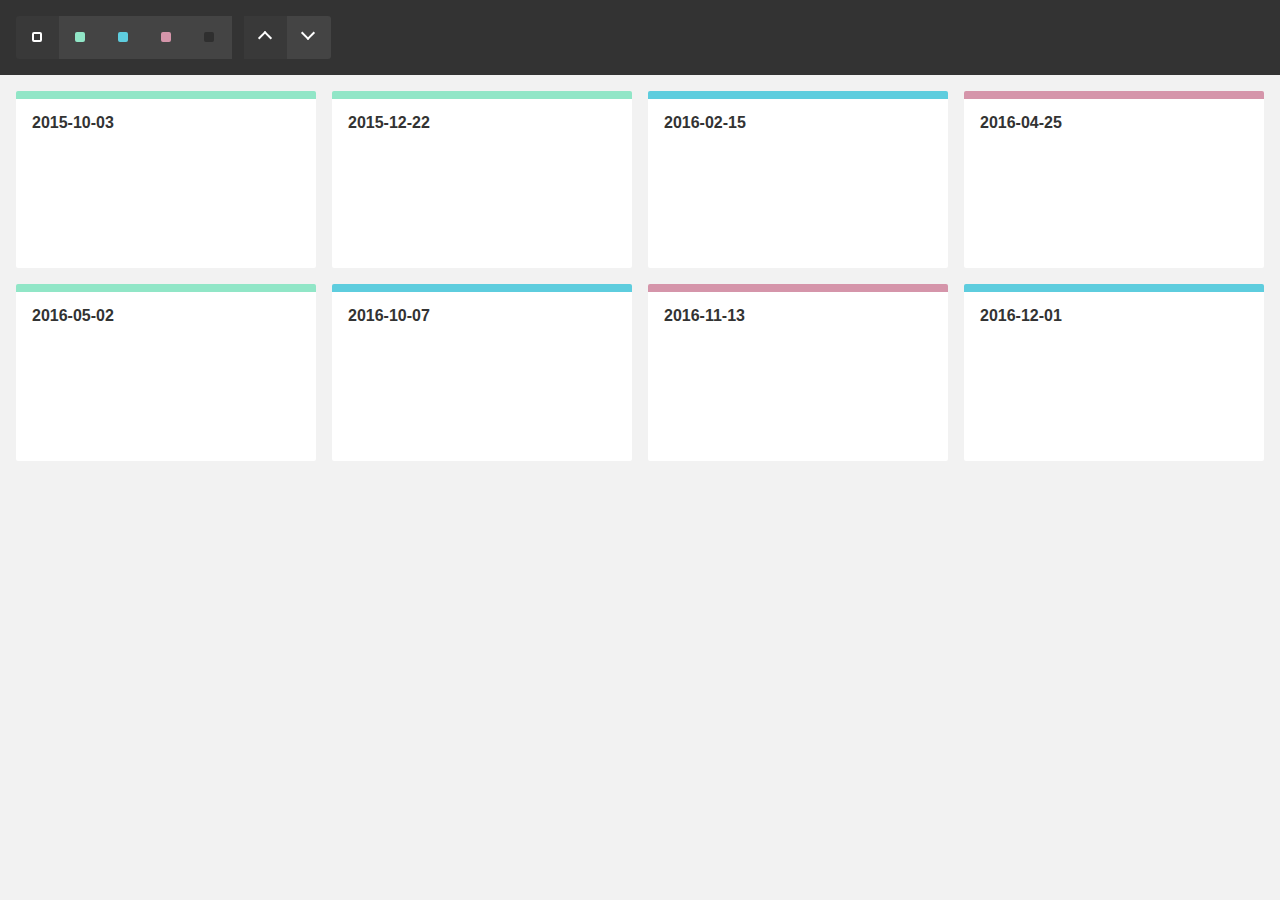
<file: Portofolio Ansel/patrickkunka-mixitup-61dac05/demos/dataset-pre-rendered-targets/index.html>
<!DOCTYPE html>
<html>
    <head>
        <meta name="viewport" content="width=device-width, initial-scale=1">

        <link href="../reset.css" rel="stylesheet"/>
        <link href="./style.css" rel="stylesheet"/>

        <title>MixItUp Demo - Dataset with Pre-rendered Targets</title>
    </head>
    <body>
        <div class="controls" data-ref="controls">
            <button type="button" class="control control-filter" data-ref="filter" data-color="all">All</button>
            <button type="button" class="control control-filter" data-ref="filter" data-color="green">Green</button>
            <button type="button" class="control control-filter" data-ref="filter" data-color="blue">Blue</button>
            <button type="button" class="control control-filter" data-ref="filter" data-color="pink">Pink</button>
            <button type="button" class="control control-filter" data-ref="filter" data-color="none">None</button>

            <button type="button" class="control control-sort" data-ref="sort" data-key="publishedDate" data-order="asc">Asc</button>
            <button type="button" class="control control-sort" data-ref="sort" data-key="publishedDate" data-order="desc">Desc</button>
        </div>

        <div class="container" data-ref="container">
            <div class="item green" data-ref="item">
                <time class="published-date">2015-10-03</time>
            </div>

            <div class="item green" data-ref="item">
                <time class="published-date">2015-12-22</time>
            </div>

            <div class="item blue" data-ref="item">
                <time class="published-date">2016-02-15</time>
            </div>

            <div class="item pink" data-ref="item">
                <time class="published-date">2016-04-25</time>
            </div>

            <div class="item green" data-ref="item">
                <time class="published-date">2016-05-02</time>
            </div>

            <div class="item blue" data-ref="item">
                <time class="published-date">2016-10-07</time>
            </div>

            <div class="item pink" data-ref="item">
                <time class="published-date">2016-11-13</time>
            </div>

            <div class="item blue" data-ref="item">
                <time class="published-date">2016-12-01</time>
            </div>

            <div class="gap" data-ref="first-gap"></div>
            <div class="gap"></div>
            <div class="gap"></div>
        </div>

        <script src="../mock-api.js"></script>
        <script src="../mixitup.min.js"></script>

        <script>
            // Typically, our data would live in a DB and be retrieved via a JSON API, but in
            // this demo we will create a mock dataset using an array literal.

            // You will notice that this data exactly matches our pre-rendered targets.

            var items = [
                {
                    id: 1,
                    color: 'green',
                    publishedDate: '2015-10-03'
                },
                {
                    id: 2,
                    color: 'green',
                    publishedDate: '2015-12-22'
                },
                {
                    id: 3,
                    color: 'blue',
                    publishedDate: '2016-02-15'
                },
                {
                    id: 4,
                    color: 'pink',
                    publishedDate: '2016-04-25'
                },
                {
                    id: 5,
                    color: 'green',
                    publishedDate: '2016-05-02'
                },
                {
                    id: 6,
                    color: 'blue',
                    publishedDate: '2016-10-07'
                },
                {
                    id: 7,
                    color: 'pink',
                    publishedDate: '2016-11-13'
                },
                {
                    id: 8,
                    color: 'blue',
                    publishedDate: '2016-12-01'
                }
            ];

            // The `Api` class is not part of MixItUp and has been created to mock
            // the asyncronous fetching of data for this demo. To use it, we must
            // create an api instance, passing in our mock data to represent the
            // contents of a DB.

            var api = new Api(items);

            // As we'll be building and binding our own UI, we'll start with caching
            // references to any DOM elements we'll need to work with

            var controls  = document.querySelector('[data-ref="controls"]');
            var filters   = document.querySelectorAll('[data-ref="filter"]');
            var sorts     = document.querySelectorAll('[data-ref="sort"]');
            var container = document.querySelector('[data-ref="container"]');

            // "Gap" elements are used to maintain even columns in a justified grid. See our
            // "MixItUp Grid Layouts" tutorial for more information.

            var firstGap = document.querySelector('[data-ref="first-gap"]');

            // We'll need to keep track of our active current filter so
            // that we can sort within the current filter.

            var activeColor = '';

            // Instantiate and configure the mixer

            var mixer = mixitup(container, {
                selectors: {
                    target: '[data-ref="item"]' // Query targets with an attribute selector to keep our JS and styling classes seperate
                },
                layout: {
                    siblingAfter: firstGap // Ensure the first "gap" element is known to mixitup incase of insertion into an empty container
                },
                load: {
                    dataset: items // As we have pre-rendered targets, we must "prime" MixItUp with their underlying data
                },
                data: {
                    uidKey: 'id' // Our data model must have a unique id. In this case, its key is 'id'
                },
                render: { // We must provide a target render function incase we need to render new items not in the initial dataset (not used in this demo)
                    target: function(item) {
                        return '<div class="item ' + item.color + '" data-ref="item"><time class="published-date">' + item.publishedDate + '</time></div>';
                    }
                }
            });

            /**
             * A helper function to set an active styling class on an active button,
             * and remove it from its siblings at the same time.
             *
             * @param {HTMLElement} activeButton
             * @param {HTMLELement[]} siblings
             * @return {void}
             */

            function activateButton(activeButton, siblings) {
                var button;
                var i;

                for (i = 0; i < siblings.length; i++) {
                    button = siblings[i];

                    button.classList[button === activeButton ? 'add' : 'remove']('control-active');
                }
            }

            /**
             * A click handler to detect the type of button clicked, read off the
             * relevent attributes, call the API, and trigger a dataset operation.
             *
             * @param   {HTMLElement} button
             * @return  {void}
             */

            function handleButtonClick(button) {
                // Define default values for color, sortBy and order
                // incase they are not present in the clicked button

                var color  = activeColor;
                var sortBy = 'id';
                var order  = 'asc';

                // If button is already active, or an operation is in progress, ignore the click

                if (button.classList.contains('control-active') || mixer.isMixing()) return;

                // Else, check what type of button it is, if any

                if (button.matches('[data-ref="filter"]')) {
                    // Filter button

                    activateButton(button, filters);

                    color = activeColor = button.getAttribute('data-color');
                } else if (button.matches('[data-ref="sort"]')) {
                    // Sort button

                    activateButton(button, sorts);

                    sortBy = button.getAttribute('data-key');
                    order = button.getAttribute('data-order');
                } else {
                    // Not a button

                    return;
                }

                // Now that we have our color filter and sorting order, we can fetch some data from the API.

                api.get({
                    color: color,
                    $sort_by: sortBy,
                    $order: order
                })
                    .then(function(items) {
                        // Our api returns an array of items which we can send
                        // straight to our mixer using the .dataset() method

                        return mixer.dataset(items);
                    })
                    .then(function(state) {
                        console.log('fetched ' + state.activeDataset.length + ' items');
                    })
                    .catch(console.error.bind(console));
            }

            // We can now set up a handler to listen for "click" events on our UI buttons

            controls.addEventListener('click', function(e) {
                handleButtonClick(e.target);
            });

            // Set controls the active controls on startup to match the default filter and sort

            activateButton(controls.querySelector('[data-color="all"]'), filters);
            activateButton(controls.querySelector('[data-order="asc"]'), sorts);

            // NB: Always remember to destroy the instance with mixer.destroy() when your
            // component unmounts to ensure that event handlers are unbound and the
            // instance can be garbage collected.
        </script>
    </body>
</html>
</file>
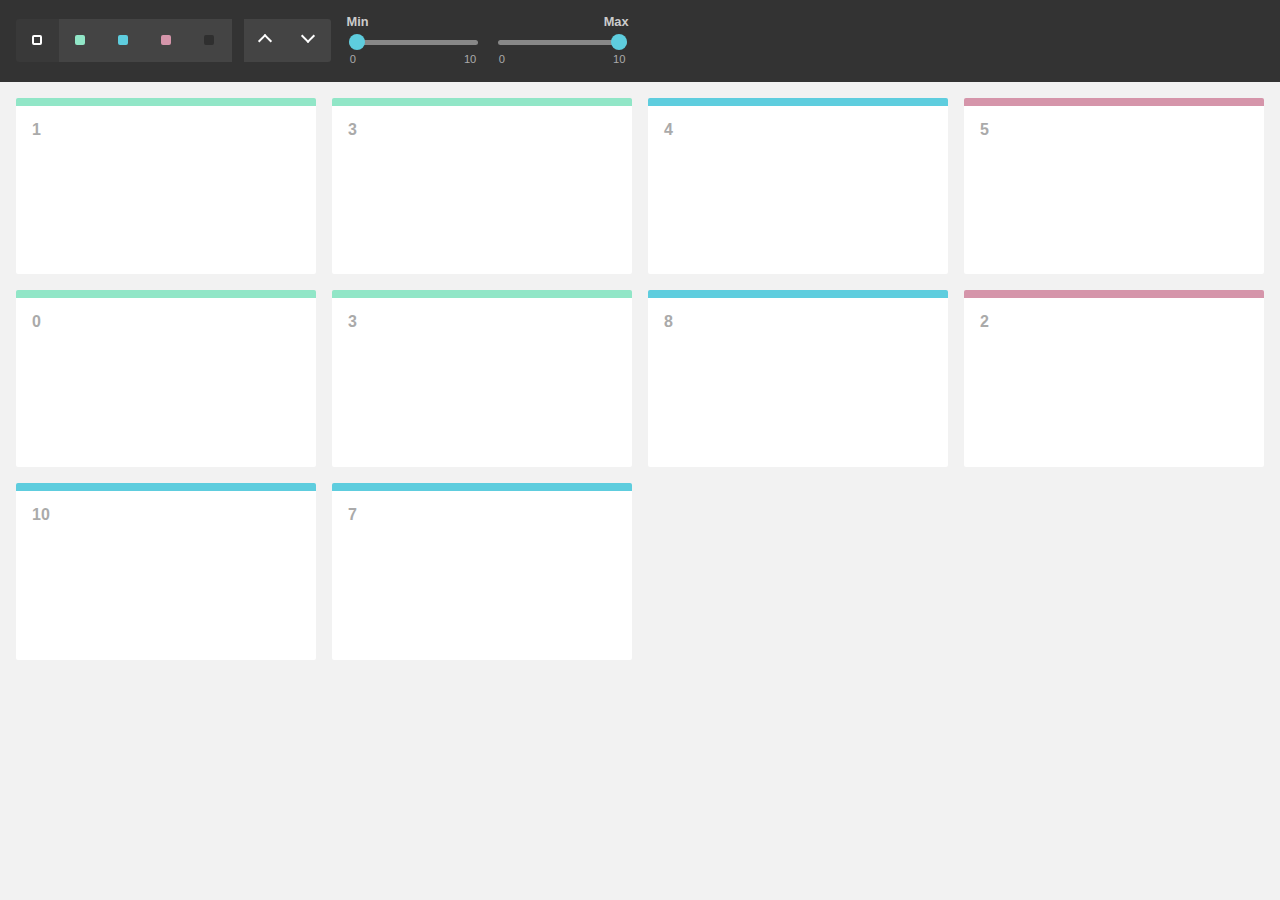
<file: Portofolio Ansel/patrickkunka-mixitup-61dac05/demos/filtering-by-range/index.html>
<!DOCTYPE html>
<html>
    <head>
        <meta name="viewport" content="width=device-width, initial-scale=1">

        <link href="../reset.css" rel="stylesheet"/>
        <link href="./style.css" rel="stylesheet"/>

        <title>MixItUp Demo - Filtering by Range</title>

        <!--
        This demo hooks into MixItUp's plugins API to provide a means of applying
        additional non-selector-based contraints to our filtering logic, such as a
        minimum and maximum range.

        Although this demo uses the native <input type="range"> only, you are free to use any
        specialised range slider UI library instead (e.g. Bootstrap, jQuery UI, etc). Simply
        update the `getRange()` function to read values in from your plugin's API instead.

        NB: REQUIRES MixItUp v3.3.0 OR LATER!
        -->
    </head>
    <body>
        <div class="controls">
            <button type="button" class="control" data-filter="all">All</button>
            <button type="button" class="control" data-filter=".green">Green</button>
            <button type="button" class="control" data-filter=".blue">Blue</button>
            <button type="button" class="control" data-filter=".pink">Pink</button>
            <button type="button" class="control" data-filter="none">None</button>

            <button type="button" class="control" data-sort="size:asc">Asc</button>
            <button type="button" class="control" data-sort="size:desc">Desc</button>

            <datalist id="sizeLegend">
                <option value="0">
                <option value="1">
                <option value="2">
                <option value="3">
                <option value="4">
                <option value="6">
                <option value="7">
                <option value="8">
                <option value="9">
                <option value="10">
            </datalist>

            <div class="range-slider">
                <label class="range-slider-label">Min</label>

                <input name="minSize" class="range-slider-input" type="range" min="0" max="10" value="0" list="sizeLegend"/>
            </div>

            <div class="range-slider">
                <label class="range-slider-label">Max</label>

                <input name="maxSize" class="range-slider-input" type="range" min="0" max="10" value="10" list="sizeLegend"/>
            </div>
        </div>

        <div class="container" data-ref="container">
            <div class="mix green" data-size="1"></div>
            <div class="mix green" data-size="3"></div>
            <div class="mix blue" data-size="4"></div>
            <div class="mix pink" data-size="5"></div>
            <div class="mix green" data-size="0"></div>
            <div class="mix green" data-size="3"></div>
            <div class="mix blue" data-size="8"></div>
            <div class="mix pink" data-size="2"></div>
            <div class="mix blue" data-size="10"></div>
            <div class="mix blue" data-size="7"></div>

            <div class="gap"></div>
            <div class="gap"></div>
            <div class="gap"></div>
        </div>

        <script src="../mixitup.min.js"></script>

        <script>
            var container = document.querySelector('[data-ref="container"]');
            var minSizeRangeInput = document.querySelector('[name="minSize"]');
            var maxSizeRangeInput = document.querySelector('[name="maxSize"]');

            var mixer = mixitup(container, {
                animation: {
                    duration: 350
                }
            });

            /**
             * Reads the values from our two native range inputs, returning an object
             * with `min` and `max` numeric values.
             *
             * @return {object}
             */

            function getRange() {
                var min = Number(minSizeRangeInput.value);
                var max = Number(maxSizeRangeInput.value);

                return {
                    min: min,
                    max: max
                };
            }

            /**
             * Ensures that the mixer is re-filtered whenever the value of a range
             * input changes.
             *
             * @return {void}
             */

            function handleRangeInputChange() {
                mixer.filter(mixer.getState().activeFilter);
            }

            /**
             * Allows us to manipulate the test result (`true` or `false`) of a
             * target against the current filter selector(s) (e.g. `.blue`).
             *
             * In this case we want to apply an additional constraint of whether or not the
             * target is within an arbitrary range, and override the test result to `false`
             * if not. The function must always return the test result.
             *
             * @param {boolean} testResult
             *     A boolean indicating whether or not the target is passing the current filtering criteria.
             * @param {mixitup.Target} target
             *     A reference to the target being tested
             * @return {boolean}
             */

            function filterTestResult(testResult, target) {
                var size = Number(target.dom.el.getAttribute('data-size'));
                var range = getRange();

                if (size < range.min || size > range.max) {
                    testResult = false;
                }

                return testResult;
            }

            // Using the static method `registerFilter` from the MixItUp plugins API, we can
            // register the above function as a filter, to manipulate the value returned from the
            // `testResultEvaluateHideShow` hook.

            mixitup.Mixer.registerFilter('testResultEvaluateHideShow', 'range', filterTestResult);

            // Listen for change events from the two range inputs

            minSizeRangeInput.addEventListener('change', handleRangeInputChange);
            maxSizeRangeInput.addEventListener('change', handleRangeInputChange);
        </script>
    </body>
</html>
</file>
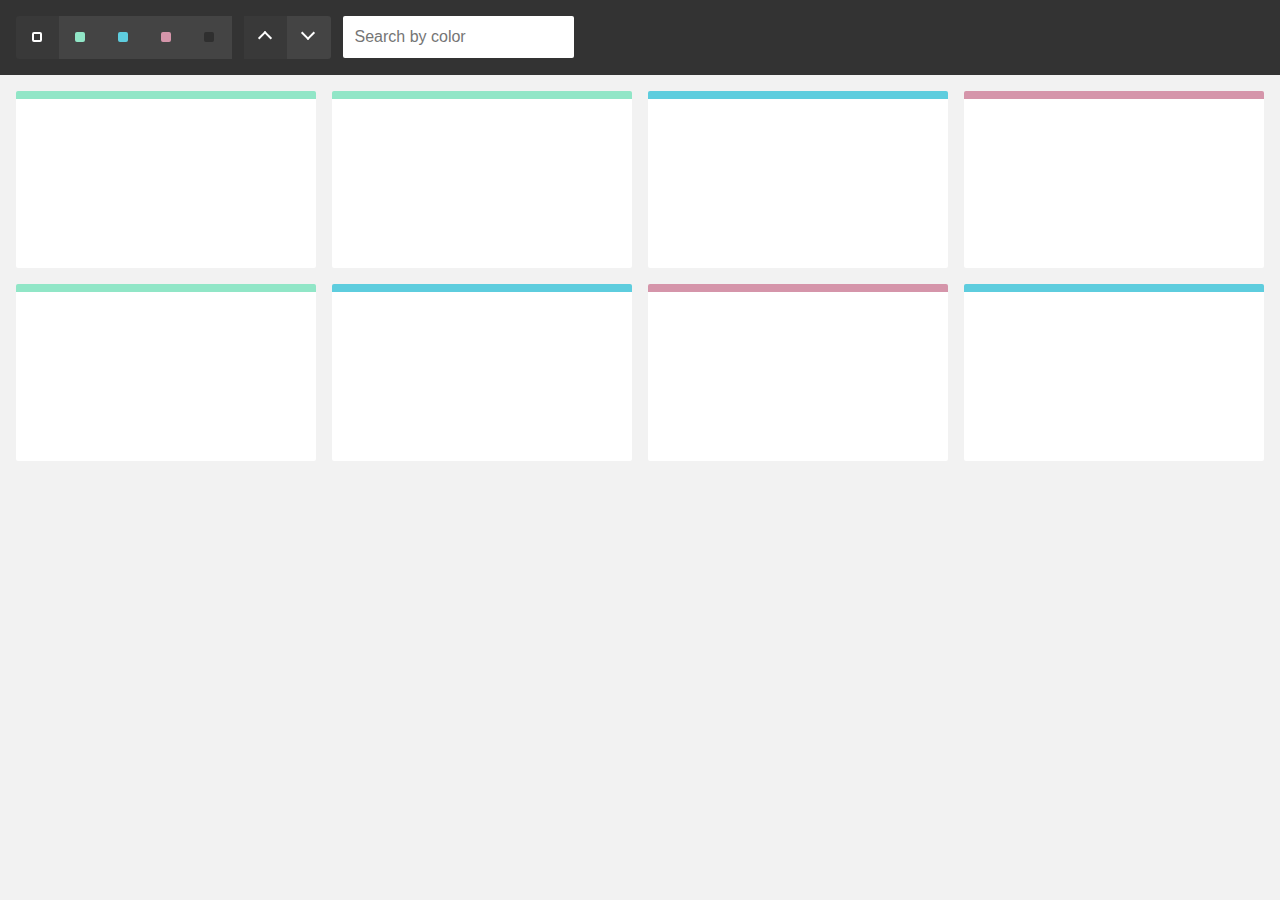
<file: Portofolio Ansel/patrickkunka-mixitup-61dac05/demos/filtering-by-text-input/index.html>
<!DOCTYPE html>
<html>
    <head>
        <meta name="viewport" content="width=device-width, initial-scale=1">

        <link href="../reset.css" rel="stylesheet"/>
        <link href="./style.css" rel="stylesheet"/>

        <title>MixItUp Demo - Filtering by Text Input</title>
    </head>
    <body>
        <div class="controls">
            <button type="button" class="control" data-filter="all">All</button>
            <button type="button" class="control" data-filter=".green">Green</button>
            <button type="button" class="control" data-filter=".blue">Blue</button>
            <button type="button" class="control" data-filter=".pink">Pink</button>
            <button type="button" class="control" data-filter="none">None</button>

            <button type="button" class="control" data-sort="default:asc">Asc</button>
            <button type="button" class="control" data-sort="default:desc">Desc</button>

            <input type="text" class="input" data-ref="input-search" placeholder="Search by color"/>
        </div>

        <div class="container" data-ref="container">
            <div class="mix green"></div>
            <div class="mix green"></div>
            <div class="mix blue"></div>
            <div class="mix pink"></div>
            <div class="mix green"></div>
            <div class="mix blue"></div>
            <div class="mix pink"></div>
            <div class="mix blue"></div>

            <div class="gap"></div>
            <div class="gap"></div>
            <div class="gap"></div>
        </div>

        <script src="../mixitup.min.js"></script>

        <script>
            var container = document.querySelector('[data-ref="container"]');
            var inputSearch = document.querySelector('[data-ref="input-search"]');
            var keyupTimeout;

            var mixer = mixitup(container, {
                animation: {
                    duration: 350
                },
                callbacks: {
                    onMixClick: function() {
                        // Reset the search if a filter is clicked

                        if (this.matches('[data-filter]')) {
                            inputSearch.value = '';
                        }
                    }
                }
            });

            // Set up a handler to listen for "keyup" events from the search input

            inputSearch.addEventListener('keyup', function() {
                var searchValue;

                if (inputSearch.value.length < 3) {
                    // If the input value is less than 3 characters, don't send

                    searchValue = '';
                } else {
                    searchValue = inputSearch.value.toLowerCase().trim();
                }

                // Very basic throttling to prevent mixer thrashing. Only search
                // once 350ms has passed since the last keyup event

                clearTimeout(keyupTimeout);

                keyupTimeout = setTimeout(function() {
                    filterByString(searchValue);
                }, 350);
            });

            /**
             * Filters the mixer using a provided search string, which is matched against
             * the contents of each target's "class" attribute. Any custom data-attribute(s)
             * could also be used.
             *
             * @param  {string} searchValue
             * @return {void}
             */

            function filterByString(searchValue) {
                if (searchValue) {
                    // Use an attribute wildcard selector to check for matches

                    mixer.filter('[class*="' + searchValue + '"]');
                } else {
                    // If no searchValue, treat as filter('all')

                    mixer.filter('all');
                }
            }
        </script>
    </body>
</html>
</file>
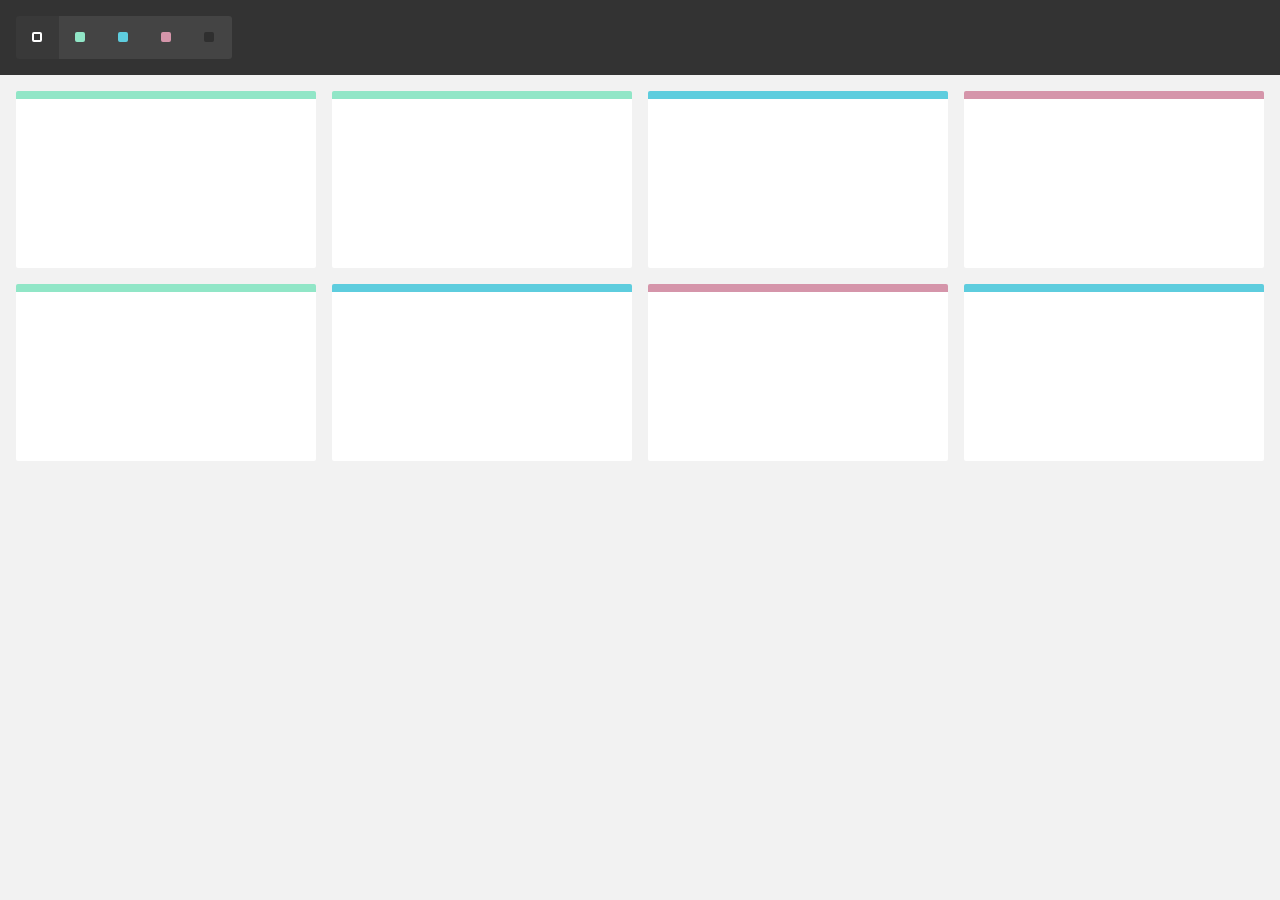
<file: Portofolio Ansel/patrickkunka-mixitup-61dac05/demos/filtering-by-url/index.html>
<!DOCTYPE html>
<html>
    <head>
        <meta name="viewport" content="width=device-width, initial-scale=1">

        <link href="../reset.css" rel="stylesheet"/>
        <link href="./style.css" rel="stylesheet"/>

        <title>MixItUp Demo - Filtering by URL</title>
    </head>
    <body>
        <div class="controls">
            <button type="button" class="control" data-filter="all">All</button>
            <button type="button" class="control" data-filter=".green">Green</button>
            <button type="button" class="control" data-filter=".blue">Blue</button>
            <button type="button" class="control" data-filter=".pink">Pink</button>
            <button type="button" class="control" data-filter="none">None</button>
        </div>

        <div class="container">
            <div class="mix green"></div>
            <div class="mix green"></div>
            <div class="mix blue"></div>
            <div class="mix pink"></div>
            <div class="mix green"></div>
            <div class="mix blue"></div>
            <div class="mix pink"></div>
            <div class="mix blue"></div>

            <div class="gap"></div>
            <div class="gap"></div>
            <div class="gap"></div>
        </div>

        <script src="../mixitup.min.js"></script>

        <script>
            // As we have no server-side application or routes, we will use
            // a URL "hash" for this demo, but we chould just as easily use
            // a URL route segment.

            // As we will use the target selector in several parts of the demo,
            // we will declare it as a variable here.

            var targetSelector = '.mix';

            /**
             * Reads a hash from the URL (if present), and converts it into a class
             * selector string. E.g "#green" -> ".green". Otherwise, defaults
             * to the targetSelector, equivalent to "all"
             *
             * @return {string}
             */

            function getSelectorFromHash() {
                var hash = window.location.hash.replace(/^#/g, '');

                var selector = hash ? '.' + hash : targetSelector;

                return selector;
            }

            /**
             * Updates the URL whenever the current filter changes.
             *
             * @param   {mixitup.State} state
             * @return  {void}
             */

            function setHash(state) {
                var selector = state.activeFilter.selector;
                var newHash = '#' + selector.replace(/^\./g, '');

                if (selector === targetSelector && window.location.hash) {
                    // Equivalent to filter "all", remove the hash

                    history.pushState(null, document.title, window.location.pathname); // or history.replaceState()
                } else if (newHash !== window.location.hash && selector !== targetSelector) {
                    // Change the hash

                    history.pushState(null, document.title, window.location.pathname + newHash); // or history.replaceState()
                }
            }

            // Instantiate and configure the mixer

            var mixer = mixitup('.container', {
                selectors: {
                    target: targetSelector
                },
                load: {
                    filter: getSelectorFromHash() // Ensure that the mixer's initial filter matches the URL on startup
                },
                callbacks: {
                    onMixEnd: setHash // Call the setHash() method at the end of each operation
                }
            });

            // Add an "onhashchange" handler to keep the mixer in sync as the user goes
            // back and forward through their history.

            // NB: This may or may not be the desired behavior for your project. If you don't
            // want MixItUp operations to count as individual history items, simply use
            // 'replaceState()' instead of 'pushState()' within the 'setHash()' function above.
            // In which case this handler would no longer be neccessary.

            window.onhashchange = function() {
                var selector = getSelectorFromHash();

                if (selector === mixer.getState().activeFilter.selector) return; // no change

                mixer.filter(selector);
            };
        </script>
    </body>
</html>
</file>
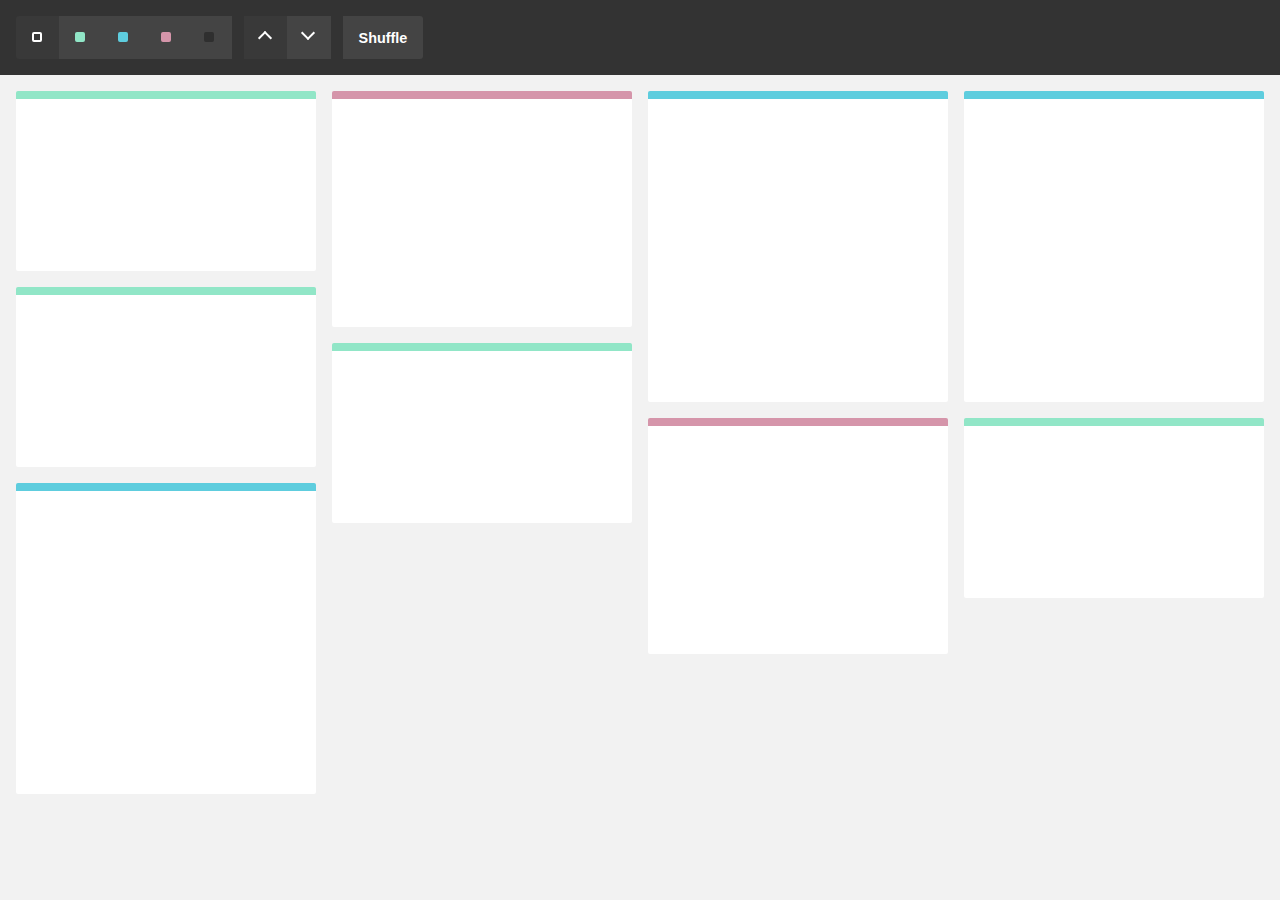
<file: Portofolio Ansel/patrickkunka-mixitup-61dac05/demos/grid-columns/index.html>
<!DOCTYPE html>
<html>
    <head>
        <meta name="viewport" content="width=device-width, initial-scale=1">

        <link href="../reset.css" rel="stylesheet"/>
        <link href="./style.css" rel="stylesheet"/>

        <title>MixItUp Demo - Columns Grid</title>
    </head>
    <body>
        <div class="controls">
            <button type="button" class="control" data-filter="all">All</button>
            <button type="button" class="control" data-filter=".green">Green</button>
            <button type="button" class="control" data-filter=".blue">Blue</button>
            <button type="button" class="control" data-filter=".pink">Pink</button>
            <button type="button" class="control" data-filter="none">None</button>

            <button type="button" class="control" data-sort="default:asc">Asc</button>
            <button type="button" class="control" data-sort="default:desc">Desc</button>

            <button type="button" class="control text" data-sort="random">Shuffle</button>
        </div>

        <div class="container">
            <div class="mix green"></div>
            <div class="mix green"></div>
            <div class="mix blue"></div>
            <div class="mix pink"></div>
            <div class="mix green"></div>
            <div class="mix blue"></div>
            <div class="mix pink"></div>
            <div class="mix blue"></div>
            <div class="mix green"></div>
        </div>

        <script src="../mixitup.min.js"></script>

        <script>
            var containerEl = document.querySelector('.container');

            var mixer = mixitup(containerEl, {
                animation: {
                    animateResizeContainer: false // required to prevent column algorithm bug
                }
            });

            // NB: See comments in stylesheet regarding fixes for chrome and safari "flickering"
        </script>
    </body>
</html>
</file>
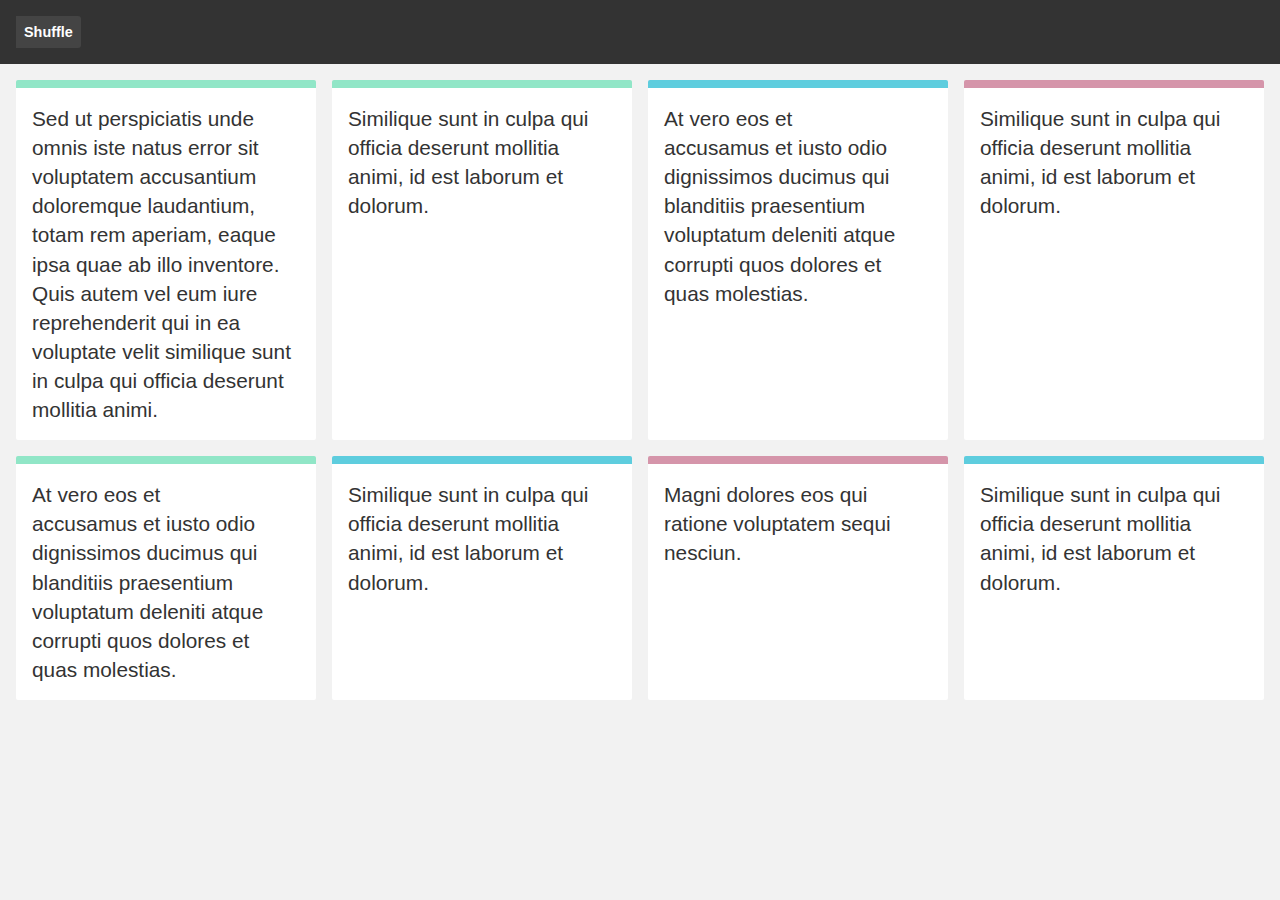
<file: Portofolio Ansel/patrickkunka-mixitup-61dac05/demos/grid-flex-box-matching-heights/index.html>
<!DOCTYPE html>
<html>
    <head>
        <meta name="viewport" content="width=device-width, initial-scale=1">

        <link href="../reset.css" rel="stylesheet"/>
        <link href="./style.css" rel="stylesheet"/>

        <title>MixItUp Demo - Flex-box Grid with Matching Heights</title>
    </head>
    <body>
        <div class="controls">
            <button type="button" class="control" data-sort="random">Shuffle</button>
        </div>

        <div class="container">
            <div class="mix green">
                <p>Sed ut perspiciatis unde omnis iste natus error sit voluptatem accusantium doloremque laudantium, totam rem aperiam, eaque ipsa quae ab illo inventore. Quis autem vel eum iure reprehenderit qui in ea voluptate velit similique sunt in culpa qui officia deserunt mollitia animi.</p>
            </div>

            <div class="mix green">
                <p>Similique sunt in culpa qui officia deserunt mollitia animi, id est laborum et dolorum.</p>
            </div>

            <div class="mix blue">
                <p>At vero eos et accusamus et iusto odio dignissimos ducimus qui blanditiis praesentium voluptatum deleniti atque corrupti quos dolores et quas molestias.<p>
            </div>

            <div class="mix pink">
                <p>Similique sunt in culpa qui officia deserunt mollitia animi, id est laborum et dolorum.</p>
            </div>

            <div class="mix green">
                <p>At vero eos et accusamus et iusto odio dignissimos ducimus qui blanditiis praesentium voluptatum deleniti atque corrupti quos dolores et quas molestias.<p>
            </div>

            <div class="mix blue">
                <p>Similique sunt in culpa qui officia deserunt mollitia animi, id est laborum et dolorum.</p>
            </div>

            <div class="mix pink">
                <p>Magni dolores eos qui ratione voluptatem sequi nesciun.</p>
            </div>

            <div class="mix blue">
                <p>Similique sunt in culpa qui officia deserunt mollitia animi, id est laborum et dolorum.</p>
            </div>

            <div class="gap"></div>
            <div class="gap"></div>
            <div class="gap"></div>
        </div>

        <script src="../mixitup.min.js"></script>

        <script>
            var containerEl = document.querySelector('.container');

            var mixer = mixitup(containerEl, {
                animation: {
                    animateResizeTargets: true
                }
            });
        </script>
    </body>
</html>
</file>
<file: Portofolio Ansel/responsive-portfolio-website-Ansel-main/assets/css/styles.css>
/*=============== GOOGLE FONTS ===============*/
@import url("https://fonts.googleapis.com/css2?family=Manrope:wght@200;300;400;500;600;700;800&family=Poppins:wght@400;500;600&display=swap");

/*=============== VARIABLES CSS ===============*/
:root {
  --header-height: 3.5rem;

  /*========== Colors ==========*/
  /*Color mode HSL(hue, saturation, lightness)*/
  /*
        Purple: hsl(250, 66%, 75%)
        Blue: hsl(207, 90%, 72%)
        Pink: hsl(356, 66%, 75%)
        Teal: hsl(174, 63%, 62%)
        Supernova: hsl(36 , 100% , 61%)
  */
  --first-hue: 36;
  --sat: 100%;
  --lig: 61%;
  --second-hue: 219;
  --first-color: hsl(var(--first-hue), var(--sat), var(--lig));
  --first-color-alt: hsl(var(--first-hue), var(--sat), 57%); /* -4% */
  --title-color: hsl(var(--second-hue), 15%, 95%);
  --text-color: hsl(var(--second-hue), 8%, 75%);
  --text-color-light: hsl(var(--second-hue), 4%, 55%);
  --body-color: hsl(var(--second-hue), 48%, 8%);
  --container-color: hsl(var(--second-hue), 32%, 12%);

  /*========== Font and typography ==========*/
  /*.5rem = 8px | 1rem = 16px ...*/
  --body-font: "Poppins", sans-serif;
  --biggest-font-size: 1.75rem;
  --h1-font-size: 1.5rem;
  --h2-font-size: 1.25rem;
  --h3-font-size: 1rem;
  --normal-font-size: 0.938rem;
  --small-font-size: 0.813rem;
  --smaller-font-size: 0.75rem;
  --tiny-font-size: 0.625rem;

  /*========== Font weight ==========*/
  --font-medium: 500;
  --font-semibold: 600;

  /*========== z index ==========*/
  --z-tooltip: 10;
  --z-fixed: 100;
  --z-modal: 1000;
}

/* Responsive typography */
@media screen and (min-width: 968px) {
  :root {
    --biggest-font-size: 2.5rem;
    --h1-font-size: 2.25rem;
    --h2-font-size: 1.5rem;
    --h3-font-size: 1.25rem;
    --normal-font-size: 1rem;
    --small-font-size: 0.875rem;
    --smaller-font-size: 0.813rem;
  }
}

/*=============== BASE ===============*/
* {
  box-sizing: border-box;
  padding: 0;
  margin: 0;
}

html {
  scroll-behavior: smooth;
}

body,
button,
input,
textarea {
  font-family: var(--body-font);
  font-size: var(--normal-font-size);
}

body {
  background-color: var(--body-color);
  color: var(--text-color);
  transition: 0.4s; /* for light mode animation */
}

h1,
h2,
h3 {
  color: var(--title-color);
  font-weight: var(--font-semibold);
}

ul {
  list-style: none;
}

a {
  text-decoration: none;
}

button {
  cursor: pointer;
  border: none;
  outline: none;
}

img {
  max-width: 100%;
  height: auto;
}

/*=============== THEME ===============*/
.change-theme {
  font-size: 1.25rem;
  cursor: pointer;
  transition: 0.3s;
}

.change-theme:hover {
  color: var(--first-color);
}

/*========== Variables Dark theme ==========*/
body.light-theme {
  --title-color: hsl(var(--second-hue), 15%, 15%);
  --text-color: hsl(var(--second-hue), 8%, 35%);
  --body-color: hsl(var(--second-hue), 100%, 99%);
  --container-color: #fff;
}

/*========== 
    Color changes in some parts of 
    the website, in light theme
==========*/
.light-theme .scroll-header {
  box-shadow: 0 2px 4px hsla(0, 0%, 1%, 0.1);
}

.light-theme .nav__menu {
  background-color: hsl(var(--second-hue), 32%, 90%, 0.8);
}

.light-theme section__subtitle {
  color: var(--text-color);
}

.light-theme .home__social-link {
  box-shadow: 0 2px 8px hsla(var(--second-hue), 48%, 8%, 0.1);
}

.light-theme .home__social-link::after,
.light-theme .footer__social-link {
  background-color: var(--title-color);
}

.light-theme .home__social-link,
.light-theme .home__scroll,
.light-theme .button,
.light-theme .button:hover,
.light-theme .active-work,
.light-theme .footer__title,
.light-theme .footer__link,
.light-theme .footer__copy {
  color: var(--title-color);
}

.light-theme .about__box {
  box-shadow: 0 2px 8px hsla(var(--second-hue), 48%, 8%, 0.1);
}

.light-theme .skills__content,
.light-theme .services__card,
.light-theme .work__card,
.light-theme .testimonial__card,
.light-theme .contact__card {
  box-shadow: 0 2px 8px hsla(var(--second-hue), 48%, 8%, 0.1);
}

.light-theme::-webkit-scrollbar {
  background-color: hsl(var(--second-hue) 8%, 66%);
}

.light-theme::-webkit-scrollbar-thumb {
  background-color: hsl(var(--second-hue) 8%, 54%);
}

.light-theme::-webkit-scrollbar-thumb:hover {
  background-color: hsl(var(--second-hue) 8%, 44%);
}

/*=============== REUSABLE CSS CLASSES ===============*/
.container {
  max-width: 968px;
  margin-left: 1rem;
  margin-right: 1rem;
}

.grid {
  display: grid;
  gap: 1.25rem;
}

.main {
  overflow: hidden;
}

.section {
  padding: 4.5rem 0 1rem;
}

.section__title,
.section__subtitle {
  text-align: center;
}

.section__title {
  font-size: var(--h2-font-size);
  color: var(--first-color);
  margin-bottom: 2rem;
}

.section__subtitle {
  display: block;
  font-size: var(--smaller-font-size);
  color: var(--text-color-light);
}

/*=============== HEADER & NAV===============*/
.header {
  position: fixed;
  top: 0;
  left: 0;
  width: 100%;
  background-color: var(--body-color);
  z-index: var(--z-fixed);
}

.nav {
  height: var(--header-height);
  display: flex;
  justify-content: space-between;
  align-items: center;
}

.nav__logo {
  color: var(--first-color);
  font-weight: var(--font-medium);
  transition: 0.4s;
}

.nav__logo:hover {
  color: var(--first-color-alt);
}

.nav__menu {
  position: fixed;
  bottom: 1rem;
  background-color: hsla(var(--second-hue), 32%, 16%, 0.8);
  width: 90%;
  border-radius: 4rem;
  padding: 1rem 2.25rem;
  backdrop-filter: blur(10px);
  transition: 0.4s; /* for light mode animation */
}

.nav__list {
  display: flex;
  justify-content: space-between;
  align-items: center;
}

.nav__link {
  color: var(--text-color);
  font-size: 1.25rem;
  padding: 0.4rem;
  display: flex;
  border-radius: 5rem;
}

/* Active link */
.active-link {
  background: linear-gradient(180deg, hsla(var(--first-hue), var(--sat), var(--lig), 1), hsla(var(--first-hue), var(--sat), var(--lig), 0.2));
  box-shadow: 0 0 16px hsla(var(--first-hue), var(--sat), var(--lig), 0.4);
  color: var(--title-color);
}

/* Change background header */
.scroll-harder {
  box-shadow: 0 4px 4px hsla(0, 0%, 4%, 0.3);
}

/*=============== HOME ===============*/
.home__container {
  position: relative;
  row-gap: 4.5rem;
  padding-top: 2rem;
}

.home__data {
  text-align: center;
}

.home__greeting,
.home__education {
  font-size: var(--small-font-size);
  font-weight: var(--font-medium);
}

.home__greeting {
  display: block;
  color: var(--title-color);
  margin-bottom: 0.25rem;
}

.home__education {
  color: var(--text-color);
  margin-bottom: 2.5rem;
}

.home__name {
  font-size: var(--biggest-font-size);
}

.home__img {
  width: 160px;
}

.home__handle {
  justify-self: center;
  width: 190px;
  height: 293px;
  background: linear-gradient(180deg, hsla(var(--first-hue), var(--sat), var(--lig), 1), hsla(var(--first-hue), var(--sat), var(--lig), 0.2));
  border-radius: 10rem 10rem 1rem 1rem;
  display: flex;
  align-items: flex-end;
  justify-content: center;
  overflow: hidden;
}

.home__buttons {
  display: flex;
  justify-content: center;
  align-items: center;
  gap: 1.5rem;
}

.home__social,
.home__scroll {
  position: absolute;
}

.home__social {
  bottom: 5rem;
  left: 0;
  display: grid;
  row-gap: 0.5rem;
}

.home__social-link {
  width: max-content;
  background-color: var(--container-color);
  color: var(--first-color);
  padding: 0.25rem;
  border-radius: 0.25rem;
  display: flex;
  font-size: 1rem;
  transition: 0.4s;
}

.home__social-link:hover {
  background-color: var(--first-color);
  color: #fff;
}

.home__social::after {
  content: "";
  width: 32px;
  height: 2px;
  background-color: var(--first-color);
  transform: rotate(90deg) translate(16px, 3px);
}

.home__scroll {
  color: var(--first-color);
  right: -1.5rem;
  bottom: 4rem;
  display: grid;
  row-gap: 2.25rem;
  justify-items: center;
}

.home__scroll-icon {
  font-size: 1.25rem;
}

.home__scroll-name {
  font-size: var(--smaller-font-size);
  transform: rotate(-90deg);
}

/*=============== BUTTONS ===============*/
.button {
  display: inline-block;
  background-color: var(--first-color);
  color: var(--body-color);
  padding: 0.75rem 1rem;
  border-radius: 0.5rem;
  font-weight: var(--font-medium);
  transition: 0.4s;
}

.button:hover {
  background-color: var(--first-color-alt);
  color: var(--body-color);
}

.button--ghost {
  background-color: transparent;
  border: 2px solid var(--first-color);
  color: var(--first-color);
}

/*=============== ABOUT ===============*/
.about__container {
  row-gap: 2.5rem;
}

.about__img {
  width: 220px;
  border-radius: 1.5rem;
  justify-self: center;
}

.about__data {
  text-align: center;
}

.about__info {
  display: grid;
  grid-template-columns: repeat(3, 1fr);
  gap: 0.5rem;
  margin-bottom: 2rem;
}

.about__box {
  background-color: var(--container-color);
  border-radius: 0.75rem;
  padding: 0.75rem 0.5rem;
}

.about__icon {
  font-size: 1.5rem;
  color: var(--first-color);
  margin-bottom: 0.5rem;
}

.about__title {
  font-size: var(--small-font-size);
}

.about__subtitle {
  font-size: var(--tiny-font-size);
}

.about__description {
  margin-bottom: 2rem;
}

/*=============== SKILLS ===============*/
.skills__container {
  row-gap: 2rem;
  padding-top: 1rem;
}

.skills__content {
  background-color: var(--container-color);
  padding: 1.5rem;
  border-radius: 1.15rem;
}

.skills__title {
  font-size: var(--normal-font-size);
  font-weight: var(--font-medium);
  color: var(--first-color);
  text-align: center;
  margin-bottom: 1.5rem;
}

.skills__box {
  display: flex;
  justify-content: center;
  column-gap: 2.5rem;
}

.skills__group {
  display: grid;
  align-content: flex-start;
  row-gap: 1rem;
}

.skills__data {
  display: flex;
  column-gap: 0.5rem;
}

.skills .bxs-badge-check {
  font-size: 1rem;
  color: var(--first-color);
}

.skills__name {
  font-size: var(--normal-font-size);
  font-weight: var(--font-medium);
  line-height: 18px;
}

.skills__level {
  font-size: var(--tiny-font-size);
}
/*=============== SERVICES ===============*/
.services__container {
  grid-template-columns: repeat(2, 1fr);
  gap: 1.5rem;
  padding-top: 1rem;
}

.services__card {
  background-color: var(--container-color);
  padding: 3rem 1.5rem 1.5rem;
  border-radius: 1rem;
}

.services__title {
  font-size: var(--h3-font-size);
  margin-bottom: 2.5rem;
}

.services__button {
  color: var(--first-color);
  font-size: var(--small-font-size);
  display: flex;
  align-items: center;
  column-gap: 0.25rem;
  cursor: pointer;
}

.services__button:hover .services__icon {
  transform: translateX(0.25rem);
}

.services__icon {
  font-size: 1rem;
  transition: 0.4s;
}

/* Services modal */
.services__modal {
  position: fixed;
  inset: 0;
  background-color: hsla(var(--second-hue), 28%, 16%, 0.7);
  padding: 2rem 1rem;
  display: grid;
  place-items: center;
  visibility: hidden;
  transition: 0.4s;
  z-index: var(--z-modal);
}

.services__modal-content {
  position: relative;
  background-color: var(--body-color);
  padding: 4.5rem 1.5rem 2.5rem;
  border-radius: 1.5rem;
}

.services__modal-title,
.services__modal-description {
  text-align: center;
}

.services__modal-title {
  font-size: var(--h3-font-size);
  color: var(--first-color);
  margin-bottom: 1rem;
}

.services__modal-description {
  font-size: var(--small-font-size);
  margin-bottom: 2rem;
}

.services__modal-list {
  display: grid;
  row-gap: 0.75rem;
}

.service__modal-item {
  display: flex;
  align-items: flex-start;
  column-gap: 0.5rem;
}

.services__modal-icon {
  font-size: 1.5rem;
  color: var(--first-color);
}

.service__modal-info {
  font-size: var(--small-font-size);
}

.services__modal-close {
  position: absolute;
  top: 1.5rem;
  right: 1.5rem;
  font-size: 1.5rem;
  color: var(--first-color);
  cursor: pointer;
}

/*Active modal*/
.active-modal {
  opacity: 1;
  visibility: visible;
}

/*=============== WORK ===============*/
.work__container {
  padding-top: 1rem;
}

.work__filters {
  display: flex;
  justify-content: center;
  align-items: center;
  column-gap: 0.75rem;
  margin-bottom: 2rem;
}

.work__item {
  cursor: pointer;
  color: var(--title-color);
  padding: 0.25rem 0.75rem;
  font-weight: var(--font-medium);
  border-radius: 0.5rem;
}

.work__card {
  background-color: var(--container-color);
  padding: 1rem;
  border-radius: 1rem;
}

.work__img {
  border-radius: 1rem;
  margin-bottom: 0.75rem;
}

.word__title {
  font-size: var(--normal-font-size);
  font-weight: var(--font-medium);
  margin-bottom: 0.25rem;
}

.work__button {
  width: max-content;
  color: var(--first-color);
  font-size: var(--small-font-size);
  display: flex;
  align-items: center;
  column-gap: 0.25rem;
}

.work__button:hover .work__icon {
  transform: translateX(0.25rem);
}

.work__icon {
  font-size: 1rem;
  transition: 0.4s;
}

/* Active item work*/
.active-work {
  background-color: var(--first-color);
  color: var(--body-color);
}

/*=============== TESTIMONIAL ===============*/
.testimonial__card {
  background-color: var(--container-color);
  padding: 1.25rem 1.5rem;
  border-radius: 1.5rem;
  margin-bottom: 3rem;
}

.testimonial__img {
  width: 60px;
  border-radius: 3rem;
  margin-bottom: 1rem;
}

.testimonial__name {
  font-size: var(--normal-font-size);
  font-weight: var(--font-medium);
  margin-bottom: 0.25rem;
}

.testimonial__description {
  font-size: var(--small-font-size);
}
/* Swiper class */
.swiper-pagination-bullet {
  background-color: var(--text-color-light);
}

.swiper-pagination-bullet-active {
  background-color: var(--first-color);
}

/*=============== CONTACT ===============*/
.contact__container {
  row-gap: 3rem;
  padding-bottom: 3rem;
}

.contact__title {
  text-align: center;
  font-size: var(--h3-font-size);
  margin-bottom: 1.5rem;
}

.contact__info {
  display: grid;
  gap: 1rem;
}

.contact__card {
  background-color: var(--container-color);
  padding: 1rem;
  border-radius: 0.75rem;
  text-align: center;
}

.contact__card-icon {
  font-size: 2rem;
  color: var(--title-color);
  margin-bottom: 0.25rem;
}

.contact__card-title,
.contact__card-data {
  font-size: var(--small-font-size);
}

.contact__card-title {
  font-weight: var(--font-medium);
}

.contact__card-data {
  display: block;
  margin-bottom: 0.75rem;
}

.contact__button {
  color: var(--first-color);
  font-size: var(--small-font-size);
  display: flex;
  align-items: center;
  justify-content: center;
  column-gap: 0.25rem;
}

.contact__button:hover .contact__button-icon {
  transform: translateX(0.25rem);
}

.contact__button-icon {
  font-size: 1rem;
  transition: 0.4s;
}

.contact__form-div {
  position: relative;
  margin-bottom: 2rem;
  height: 4rem;
}

.contact__form-input {
  position: absolute;
  top: 0;
  left: 0;
  width: 100%;
  height: 100%;
  border: 2px solid var(--text-color-light);
  background: none;
  color: var(--text-color);
  outline: none;
  padding: 1.5rem;
  border-radius: 0.75rem;
  z-index: 1;
}

.contact__form-tag {
  position: absolute;
  top: -0.75rem;
  left: 1.25rem;
  font-size: var(--smaller-font-size);
  padding: 0.25rem;
  background-color: var(--body-color);
  z-index: 10;
}

.contact__form-area {
  height: 11rem;
}

.contact__form-area textarea {
  resize: none;
}

/*=============== FOOTER ===============*/
.footer {
  background-color: var(--first-color);
}

.footer__container {
  padding: 2rem 0 6rem;
}

.footer__title,
.footer__link {
  color: var(--body-color);
}

.footer__title {
  text-align: center;
  margin-bottom: 2rem;
}

.footer__list {
  display: flex;
  justify-content: center;
  column-gap: 1.5rem;
  margin-bottom: 2rem;
}

.footer__social {
  display: flex;
  justify-content: center;
  column-gap: 1.25rem;
}

.footer__social-link {
  background-color: var(--body-color);
  color: var(--first-color);
  padding: 0.25rem;
  border-radius: 0.25rem;
  font-size: 1rem;
  display: inline-flex;
}

.footer__copy {
  display: block;
  margin-top: 4.5rem;
  color: var(--container-color);
  text-align: center;
  font-size: var(--smaller-font-size);
}

/*=============== SCROLL BAR ===============*/
::-webkit-scrollbar {
  width: 0.6rem;
  border-radius: 0.5rem;
  background-color: hsl(var(--second-hue), 8%, 38%);
}

::-webkit-scrollbar-thumb {
  background-color: hsl(var(--second-hue), 8%, 26%);
  border-radius: 0.5rem;
}

::-webkit-scrollbar-thumb:hover {
  background-color: hsl(var(--second-hue), 8%, 20%);
}

/*=============== BREAKPOINTS ===============*/
/* For small devices */
@media screen and (max-width: 320px) {
  .nav__menu {
    padding: 1rem 1.5rem;
  }

  .home__buttons {
    flex-direction: column;
  }

  .home__handle {
    width: 150px;
    height: 253px;
  }

  .home__img {
    width: 130px;
  }

  .about__info {
    grid-template-columns: repeat(2, 1fr);
  }

  .skills__box {
    column-gap: 1rem;
  }

  .skills__name {
    font-size: var(--small-font-size);
  }

  .services__container {
    grid-template-columns: 145px;
    justify-content: center;
  }

  .work__item {
    font-size: var(--small-font-size);
  }

  .work__filters {
    column-gap: 0.25rem;
  }
}

/* For medium devices */
@media screen and (min-width: 576px) {
  .nav__menu {
    width: 328px;
    left: 0;
    right: 0;
    margin: 0 auto;
  }

  .about__info {
    grid-template-columns: repeat(3, 140px);
    justify-content: center;
  }

  .about__description {
    padding: 0 5rem;
  }

  .skills__container {
    justify-content: center;
  }

  .skills__content {
    padding: 2rem 4rem;
  }

  .services__container {
    grid-template-columns: repeat(2, 160px);
    justify-content: center;
  }

  .services__modal-content {
    width: 500px;
    padding: 4.5rem 2.5rem 2.5rem;
  }

  .services__modal-description {
    padding: 0 3.5rem;
  }

  .work__container {
    justify-content: center;
  }

  .work__img {
    width: 295px;
  }

  .contact__info {
    grid-template-columns: 300px;
    justify-content: center;
  }

  .contact__form {
    width: 360px;
    margin: 0 auto;
  }
}

@media screen and (min-width: 767px) {
  .work__container {
    grid-template-columns: repeat(2, max-content);
  }

  .contact__container {
    grid-template-columns: repeat(2, max-content);
    justify-content: center;
    column-gap: 3rem;
  }
}
/* For large devices */
@media screen and (min-width: 992px) {
  .container {
    margin-left: auto;
    margin-right: auto;
  }

  .section {
    padding: 6.5rem 0 1rem;
  }

  .section__title {
    margin-bottom: 3.5rem;
  }

  .nav {
    height: calc(var(--header-height) + 1rem);
  }

  .home__handle {
    width: 290px;
    height: 400px;
  }

  .home__img {
    width: 220px;
  }

  .home__social-link {
    padding: 0.4rem;
    font-size: 1.25rem;
  }

  .home__social::after {
    transform: rotate(90deg) translate(16px, 0);
  }

  .home__scroll-icon {
    font-size: 2rem;
  }

  .about__container {
    grid-template-columns: repeat(2, 1fr);
    align-items: center;
    column-gap: 4rem;
  }

  .about__img {
    width: 350px;
  }

  .about__data {
    text-align: initial;
  }

  .about__info {
    justify-content: initial;
  }

  .about__box {
    text-align: center;
    padding: 1rem 1.25rem;
  }

  .about__description {
    padding: 0 4rem 0 0;
    margin-bottom: 2.5rem;
  }

  .skills__container {
    grid-template-columns: repeat(2, 350px);
    column-gap: 3rem;
  }

  .services__container {
    grid-template-columns: repeat(3, 192px);
    column-gap: 3rem;
  }

  .services__card {
    padding: 5rem 2rem 1.5rem;
  }

  .work__container {
    gap: 3rem;
  }

  .work__card {
    padding: 1.25rem;
  }

  .work__img {
    margin-bottom: 1rem;
  }

  .work__title {
    margin-bottom: 0.5rem;
  }

  .testimonial__container {
    width: 750px;
  }
  .testimonial__card {
    padding: 1.5rem 2rem;
  }

  .contact__container {
    column-gap: 6rem;
  }

  .footer__social-link {
    font-size: 1.25rem;
    padding: 0.4rem;
    border-radius: 0.5rem;
  }
}
</file>
<file: Portofolio Ansel/patrickkunka-mixitup-61dac05/demos/attribute-selectors/style.css>
html,
body {
    height: 100%;
    background: #f2f2f2;
}

*,
*:before,
*:after {
    box-sizing: border-box;
}

/* Controls
---------------------------------------------------------------------- */

.controls {
    padding: 1rem;
    background: #333;
    font-size: 0.1px;
}

.control {
    position: relative;
    display: inline-block;
    width: 2.7rem;
    height: 2.7rem;
    background: #444;
    cursor: pointer;
    font-size: 0.1px;
    color: white;
    transition: background 150ms;
}

.control:hover {
    background: #3f3f3f;
}

.control[data-filter]:after {
    content: '';
    position: absolute;
    width: 10px;
    height: 10px;
    top: calc(50% - 6px);
    left: calc(50% - 6px);
    border: 2px solid currentColor;
    border-radius: 2px;
    background: currentColor;
    transition: background-color 150ms, border-color 150ms;
}

.control[data-sort]:after {
    content: '';
    position: absolute;
    width: 10px;
    height: 10px;
    border-top: 2px solid;
    border-left: 2px solid;
    top: calc(50% - 6px);
    left: calc(50% - 6px);
    transform:  translateY(1px) rotate(45deg);
}

.control[data-sort*=":desc"]:after {
    transform:  translateY(-4px) rotate(-135deg);
}

.mixitup-control-active {
    background: #393939;
}

.mixitup-control-active[data-filter]:after {
    background: transparent;
}

.control:first-of-type {
    border-radius: 3px 0 0 3px;
}

.control:last-of-type {
    border-radius: 0 3px 3px 0;
}

.control[data-filter] + .control[data-sort] {
    margin-left: .75rem;
}

.control[data-filter=".green"] {
    color: #91e6c7;
}

.control[data-filter=".blue"] {
    color: #5ecdde;
}

.control[data-filter=".pink"] {
    color: #d595aa;
}

.control[data-filter="none"] {
    color: #2f2f2f;
}

/* Container
---------------------------------------------------------------------- */

.container {
    padding: 1rem;
    text-align: justify;
    font-size: 0.1px;
}

.container:after {
    content: '';
    display: inline-block;
    width: 100%;
}

/* Grid Items
---------------------------------------------------------------------- */

.item,
.gap {
    display: inline-block;
    vertical-align: top;
}

.item {
    background: #fff;
    border-top: .5rem solid currentColor;
    border-radius: 2px;
    margin-bottom: 1rem;
    position: relative;
}

.item:before {
    content: '';
    display: inline-block;
    padding-top: 56.25%;
}

.item.green {
    color: #91e6c7;
}

.item.pink {
    color: #d595aa;
}

.item.blue {
    color: #5ecdde;
}

/* Grid Breakpoints
---------------------------------------------------------------------- */

/* 2 Columns */

.item,
.gap {
    width: calc(100%/2 - (((2 - 1) * 1rem) / 2));
}

/* 3 Columns */

@media screen and (min-width: 541px) {
    .item,
    .gap {
        width: calc(100%/3 - (((3 - 1) * 1rem) / 3));
    }
}

/* 4 Columns */

@media screen and (min-width: 961px) {
    .item,
    .gap {
        width: calc(100%/4 - (((4 - 1) * 1rem) / 4));
    }
}

/* 5 Columns */

@media screen and (min-width: 1281px) {
    .item,
    .gap {
        width: calc(100%/5 - (((5 - 1) * 1rem) / 5));
    }
}
</file>
<file: Portofolio Ansel/patrickkunka-mixitup-61dac05/demos/basic-ie-8/style.css>
html,
body {
    height: 100%;
    background: #f2f2f2;
}

*,
*:before,
*:after {
    box-sizing: border-box;
}

/* Controls
---------------------------------------------------------------------- */

.controls {
    padding: 16px;
    background: #333;
    font-size: 0.1px;
}

.control {
    position: relative;
    display: inline-block;
    vertical-align: top;
    padding: 10px;
    font-size: 15px;
    height: 35px;
    min-width: 25px;
    background: #444;
    cursor: pointer;
    color: white;
    font-weight: 800;
    transition: background 150ms;
}

.control:hover {
    background: #3f3f3f;
}

.control[data-sort*=":desc"]:after {
    transform:  translateY(-4px) rotate(-135deg);
}

.mixitup-control-active {
    background: #393939;
}

.control[data-filter="all"] {
    background: #fff;
}

.control[data-filter=".green"] {
    background: #91e6c7;
}

.control[data-filter=".blue"] {
    background: #5ecdde;
}

.control[data-filter=".pink"] {
    background: #d595aa;
}

.control[data-filter="none"] {
    background: #2f2f2f;
}

/* Container
---------------------------------------------------------------------- */

.container {
    padding: 16px;
    text-align: justify;
    font-size: 0.1px;
}

.container:after {
    content: '';
    display: inline-block;
    width: 100%;
}

/* Target Elements
---------------------------------------------------------------------- */

.mix,
.gap {
    display: inline-block;
    vertical-align: top;
}

.mix {
    background: #fff;
    border-top: 8px solid transparent;
    border-radius: 2px;
    margin-bottom: 1.25%;
    position: relative;
}

.mix:before {
    content: '';
    display: inline-block;
    padding-top: 56.25%;
}

.mix.green {
    border-top-color: #91e6c7;
}

.mix.pink {
    border-top-color: #d595aa;
}

.mix.blue {
    border-top-color: #5ecdde;
}

.mix,
.gap {
    width: 24%;
}
</file>
<file: Portofolio Ansel/patrickkunka-mixitup-61dac05/demos/basic/style.css>
html,
body {
    height: 100%;
    background: #f2f2f2;
}

*,
*:before,
*:after {
    box-sizing: border-box;
}

/* Controls
---------------------------------------------------------------------- */

.controls {
    padding: 1rem;
    background: #333;
    font-size: 0.1px;
}

.control {
    position: relative;
    display: inline-block;
    width: 2.7rem;
    height: 2.7rem;
    background: #444;
    cursor: pointer;
    font-size: 0.1px;
    color: white;
    transition: background 150ms;
}

.control:hover {
    background: #3f3f3f;
}

.control[data-filter]:after {
    content: '';
    position: absolute;
    width: 10px;
    height: 10px;
    top: calc(50% - 6px);
    left: calc(50% - 6px);
    border: 2px solid currentColor;
    border-radius: 2px;
    background: currentColor;
    transition: background-color 150ms, border-color 150ms;
}

.control[data-sort]:after {
    content: '';
    position: absolute;
    width: 10px;
    height: 10px;
    border-top: 2px solid;
    border-left: 2px solid;
    top: calc(50% - 6px);
    left: calc(50% - 6px);
    transform:  translateY(1px) rotate(45deg);
}

.control[data-sort*=":desc"]:after {
    transform:  translateY(-4px) rotate(-135deg);
}

.mixitup-control-active {
    background: #393939;
}

.mixitup-control-active[data-filter]:after {
    background: transparent;
}

.control:first-of-type {
    border-radius: 3px 0 0 3px;
}

.control:last-of-type {
    border-radius: 0 3px 3px 0;
}

.control[data-filter] + .control[data-sort] {
    margin-left: .75rem;
}

.control[data-filter=".green"] {
    color: #91e6c7;
}

.control[data-filter=".blue"] {
    color: #5ecdde;
}

.control[data-filter=".pink"] {
    color: #d595aa;
}

.control[data-filter="none"] {
    color: #2f2f2f;
}

/* Container
---------------------------------------------------------------------- */

.container {
    padding: 1rem;
    text-align: justify;
    font-size: 0.1px;
}

.container:after {
    content: '';
    display: inline-block;
    width: 100%;
}

/* Target Elements
---------------------------------------------------------------------- */

.mix,
.gap {
    display: inline-block;
    vertical-align: top;
}

.mix {
    background: #fff;
    border-top: .5rem solid currentColor;
    border-radius: 2px;
    margin-bottom: 1rem;
    position: relative;
}

.mix:before {
    content: '';
    display: inline-block;
    padding-top: 56.25%;
}

.mix.green {
    color: #91e6c7;
}

.mix.pink {
    color: #d595aa;
}

.mix.blue {
    color: #5ecdde;
}

/* Grid Breakpoints
---------------------------------------------------------------------- */

/* 2 Columns */

.mix,
.gap {
    width: calc(100%/2 - (((2 - 1) * 1rem) / 2));
}

/* 3 Columns */

@media screen and (min-width: 541px) {
    .mix,
    .gap {
        width: calc(100%/3 - (((3 - 1) * 1rem) / 3));
    }
}

/* 4 Columns */

@media screen and (min-width: 961px) {
    .mix,
    .gap {
        width: calc(100%/4 - (((4 - 1) * 1rem) / 4));
    }
}

/* 5 Columns */

@media screen and (min-width: 1281px) {
    .mix,
    .gap {
        width: calc(100%/5 - (((5 - 1) * 1rem) / 5));
    }
}
</file>
<file: Portofolio Ansel/patrickkunka-mixitup-61dac05/demos/checkboxes-with-reset-checkbox/style.css>
html,
body {
    height: 100%;
    background: #f2f2f2;
}

*,
*:before,
*:after {
    box-sizing: border-box;
}

/* Controls
---------------------------------------------------------------------- */

.controls {
    padding: 1rem;
    background: #333;
    font-size: 0.1px;
}

.control {
    position: relative;
    display: inline-block;
    width: 2.7rem;
    height: 2.7rem;
    background: #444;
    cursor: pointer;
    font-size: 0.1px;
    color: white;
    transition: background 150ms;
}

.control:hover {
    background: #3f3f3f;
}

.control[data-filter]:after {
    content: '';
    position: absolute;
    width: 10px;
    height: 10px;
    top: calc(50% - 6px);
    left: calc(50% - 6px);
    border: 2px solid currentColor;
    border-radius: 2px;
    background: currentColor;
    transition: background-color 150ms, border-color 150ms;
}

.control[data-sort]:after {
    content: '';
    position: absolute;
    width: 10px;
    height: 10px;
    border-top: 2px solid;
    border-left: 2px solid;
    top: calc(50% - 6px);
    left: calc(50% - 6px);
    transform:  translateY(1px) rotate(45deg);
}

.control[data-sort*=":desc"]:after {
    transform:  translateY(-4px) rotate(-135deg);
}

.mixitup-control-active {
    background: #393939;
}

.mixitup-control-active[data-filter]:after {
    background: transparent;
}

.control:first-of-type {
    border-radius: 3px 0 0 3px;
}

.control:last-of-type {
    border-radius: 0 3px 3px 0;
}

.checkbox-group {
    display: inline-block;
    padding: .5rem;
    background: #2a2a2a;
    margin-right: .75rem;
    vertical-align: top;
}

.checkbox {
    text-align: justify;
}

.checkbox:after {
    content: '';
    display: inline-block;
    width: 100%;
}

.checkbox-input,
.checkbox-label {
    display: inline-block;
}

.checkbox-label {
    color: white;
    font-family: 'helvetica-neue', arial, sans-serif;
    font-size: .9rem;
    margin-right: .5rem;
}

/* Container
---------------------------------------------------------------------- */

.container {
    padding: 1rem;
    text-align: justify;
    font-size: 0.1px;
}

.container:after {
    content: '';
    display: inline-block;
    width: 100%;
}

/* Target Elements
---------------------------------------------------------------------- */

.mix,
.gap {
    display: inline-block;
    vertical-align: top;
}

.mix {
    background: #fff;
    border-top: .5rem solid currentColor;
    border-radius: 2px;
    margin-bottom: 1rem;
    position: relative;
}

.mix:before {
    content: '';
    display: inline-block;
    padding-top: 56.25%;
}

.mix.green {
    color: #91e6c7;
}

.mix.pink {
    color: #d595aa;
}

.mix.blue {
    color: #5ecdde;
}

/* Grid Breakpoints
---------------------------------------------------------------------- */

/* 2 Columns */

.mix,
.gap {
    width: calc(100%/2 - (((2 - 1) * 1rem) / 2));
}

/* 3 Columns */

@media screen and (min-width: 541px) {
    .mix,
    .gap {
        width: calc(100%/3 - (((3 - 1) * 1rem) / 3));
    }
}

/* 4 Columns */

@media screen and (min-width: 961px) {
    .mix,
    .gap {
        width: calc(100%/4 - (((4 - 1) * 1rem) / 4));
    }
}

/* 5 Columns */

@media screen and (min-width: 1281px) {
    .mix,
    .gap {
        width: calc(100%/5 - (((5 - 1) * 1rem) / 5));
    }
}
</file>
<file: Portofolio Ansel/patrickkunka-mixitup-61dac05/demos/checkboxes/style.css>
html,
body {
    height: 100%;
    background: #f2f2f2;
}

*,
*:before,
*:after {
    box-sizing: border-box;
}

/* Controls
---------------------------------------------------------------------- */

.controls {
    padding: 1rem;
    background: #333;
    font-size: 0.1px;
}

.control {
    position: relative;
    display: inline-block;
    width: 2.7rem;
    height: 2.7rem;
    background: #444;
    cursor: pointer;
    font-size: 0.1px;
    color: white;
    transition: background 150ms;
}

.control:hover {
    background: #3f3f3f;
}

.control[data-filter]:after {
    content: '';
    position: absolute;
    width: 10px;
    height: 10px;
    top: calc(50% - 6px);
    left: calc(50% - 6px);
    border: 2px solid currentColor;
    border-radius: 2px;
    background: currentColor;
    transition: background-color 150ms, border-color 150ms;
}

.control[data-sort]:after {
    content: '';
    position: absolute;
    width: 10px;
    height: 10px;
    border-top: 2px solid;
    border-left: 2px solid;
    top: calc(50% - 6px);
    left: calc(50% - 6px);
    transform:  translateY(1px) rotate(45deg);
}

.control[data-sort*=":desc"]:after {
    transform:  translateY(-4px) rotate(-135deg);
}

.mixitup-control-active {
    background: #393939;
}

.mixitup-control-active[data-filter]:after {
    background: transparent;
}

.control:first-of-type {
    border-radius: 3px 0 0 3px;
}

.control:last-of-type {
    border-radius: 0 3px 3px 0;
}

.checkbox-group {
    display: inline-block;
    padding: .5rem;
    background: #2a2a2a;
    margin-right: .75rem;
    vertical-align: top;
}

.checkbox {
    text-align: justify;
}

.checkbox:after {
    content: '';
    display: inline-block;
    width: 100%;
}

.checkbox-input,
.checkbox-label {
    display: inline-block;
}

.checkbox-label {
    color: white;
    font-family: 'helvetica-neue', arial, sans-serif;
    font-size: .9rem;
    margin-right: .5rem;
}

/* Container
---------------------------------------------------------------------- */

.container {
    padding: 1rem;
    text-align: justify;
    font-size: 0.1px;
}

.container:after {
    content: '';
    display: inline-block;
    width: 100%;
}

/* Target Elements
---------------------------------------------------------------------- */

.mix,
.gap {
    display: inline-block;
    vertical-align: top;
}

.mix {
    background: #fff;
    border-top: .5rem solid currentColor;
    border-radius: 2px;
    margin-bottom: 1rem;
    position: relative;
}

.mix:before {
    content: '';
    display: inline-block;
    padding-top: 56.25%;
}

.mix.green {
    color: #91e6c7;
}

.mix.pink {
    color: #d595aa;
}

.mix.blue {
    color: #5ecdde;
}

/* Grid Breakpoints
---------------------------------------------------------------------- */

/* 2 Columns */

.mix,
.gap {
    width: calc(100%/2 - (((2 - 1) * 1rem) / 2));
}

/* 3 Columns */

@media screen and (min-width: 541px) {
    .mix,
    .gap {
        width: calc(100%/3 - (((3 - 1) * 1rem) / 3));
    }
}

/* 4 Columns */

@media screen and (min-width: 961px) {
    .mix,
    .gap {
        width: calc(100%/4 - (((4 - 1) * 1rem) / 4));
    }
}

/* 5 Columns */

@media screen and (min-width: 1281px) {
    .mix,
    .gap {
        width: calc(100%/5 - (((5 - 1) * 1rem) / 5));
    }
}
</file>
<file: Portofolio Ansel/patrickkunka-mixitup-61dac05/demos/dataset-empty-container/style.css>
html,
body {
    height: 100%;
    background: #f2f2f2;
}

*,
*:before,
*:after {
    box-sizing: border-box;
}

/* Controls
---------------------------------------------------------------------- */

.controls {
    padding: 1rem;
    background: #333;
    font-size: 0.1px;
}

.control {
    position: relative;
    display: inline-block;
    width: 2.7rem;
    height: 2.7rem;
    background: #444;
    cursor: pointer;
    font-size: 0.1px;
    color: white;
    transition: background 150ms;
}

.control:not(.control-active):hover {
    background: #3f3f3f;
}

.control-filter:after {
    content: '';
    position: absolute;
    width: 10px;
    height: 10px;
    top: calc(50% - 6px);
    left: calc(50% - 6px);
    border: 2px solid currentColor;
    border-radius: 2px;
    background: currentColor;
    transition: background-color 150ms, border-color 150ms;
}

.control-sort:after {
    content: '';
    position: absolute;
    width: 10px;
    height: 10px;
    border-top: 2px solid;
    border-left: 2px solid;
    top: calc(50% - 6px);
    left: calc(50% - 6px);
    transform:  translateY(1px) rotate(45deg);
}

.control-sort[data-order="desc"]:after {
    transform:  translateY(-4px) rotate(-135deg);
}

.control-active {
    background: #393939;
}

.control-filter.control-active:after {
    background: transparent;
}

.control:first-of-type {
    border-radius: 3px 0 0 3px;
}

.control:last-of-type {
    border-radius: 0 3px 3px 0;
}

.control-filter + .control-sort {
    margin-left: .75rem;
}

.control-filter[data-color="green"] {
    color: #91e6c7;
}

.control-filter[data-color="blue"] {
    color: #5ecdde;
}

.control-filter[data-color="pink"] {
    color: #d595aa;
}

.control-filter[data-color="none"] {
    color: #2f2f2f;
}

/* Container
---------------------------------------------------------------------- */

.container {
    padding: 1rem;
    text-align: justify;
    font-size: 0.1px;
}

.container:after {
    content: '';
    display: inline-block;
    width: 100%;
}

/* Target Elements
---------------------------------------------------------------------- */

.item,
.gap {
    display: inline-block;
    vertical-align: top;
}

.item {
    background: #fff;
    border-top: .5rem solid currentColor;
    border-radius: 2px;
    margin-bottom: 1rem;
    position: relative;
}

.item:before {
    content: '';
    display: inline-block;
    padding-top: 56.25%;
}

.item.green {
    color: #91e6c7;
}

.item.pink {
    color: #d595aa;
}

.item.blue {
    color: #5ecdde;
}

.item .published-date {
    position: absolute;
    top: 0;
    left: 0;
    padding: 1rem;
    font-size: 1rem;
    color: #333;
    font-family: 'helvetica-neue', arial, sans-serif;
    font-weight:  700;
}

/* Grid Breakpoints
---------------------------------------------------------------------- */

/* 2 Columns */

.item,
.gap {
    width: calc(100%/2 - (((2 - 1) * 1rem) / 2));
}

/* 3 Columns */

@media screen and (min-width: 541px) {
    .item,
    .gap {
        width: calc(100%/3 - (((3 - 1) * 1rem) / 3));
    }
}

/* 4 Columns */

@media screen and (min-width: 961px) {
    .item,
    .gap {
        width: calc(100%/4 - (((4 - 1) * 1rem) / 4));
    }
}

/* 5 Columns */

@media screen and (min-width: 1281px) {
    .item,
    .gap {
        width: calc(100%/5 - (((5 - 1) * 1rem) / 5));
    }
}
</file>
<file: Portofolio Ansel/patrickkunka-mixitup-61dac05/demos/dataset-pre-rendered-targets/style.css>
html,
body {
    height: 100%;
    background: #f2f2f2;
}

*,
*:before,
*:after {
    box-sizing: border-box;
}

/* Controls
---------------------------------------------------------------------- */

.controls {
    padding: 1rem;
    background: #333;
    font-size: 0.1px;
}

.control {
    position: relative;
    display: inline-block;
    width: 2.7rem;
    height: 2.7rem;
    background: #444;
    cursor: pointer;
    font-size: 0.1px;
    color: white;
    transition: background 150ms;
}

.control:not(.control-active):hover {
    background: #3f3f3f;
}

.control-filter:after {
    content: '';
    position: absolute;
    width: 10px;
    height: 10px;
    top: calc(50% - 6px);
    left: calc(50% - 6px);
    border: 2px solid currentColor;
    border-radius: 2px;
    background: currentColor;
    transition: background-color 150ms, border-color 150ms;
}

.control-sort:after {
    content: '';
    position: absolute;
    width: 10px;
    height: 10px;
    border-top: 2px solid;
    border-left: 2px solid;
    top: calc(50% - 6px);
    left: calc(50% - 6px);
    transform:  translateY(1px) rotate(45deg);
}

.control-sort[data-order="desc"]:after {
    transform:  translateY(-4px) rotate(-135deg);
}

.control-active {
    background: #393939;
}

.control-filter.control-active:after {
    background: transparent;
}

.control:first-of-type {
    border-radius: 3px 0 0 3px;
}

.control:last-of-type {
    border-radius: 0 3px 3px 0;
}

.control-filter + .control-sort {
    margin-left: .75rem;
}

.control-filter[data-color="green"] {
    color: #91e6c7;
}

.control-filter[data-color="blue"] {
    color: #5ecdde;
}

.control-filter[data-color="pink"] {
    color: #d595aa;
}

.control-filter[data-color="none"] {
    color: #2f2f2f;
}

/* Container
---------------------------------------------------------------------- */

.container {
    padding: 1rem;
    text-align: justify;
    font-size: 0.1px;
}

.container:after {
    content: '';
    display: inline-block;
    width: 100%;
}

/* Target Elements
---------------------------------------------------------------------- */

.item,
.gap {
    display: inline-block;
    vertical-align: top;
}

.item {
    background: #fff;
    border-top: .5rem solid currentColor;
    border-radius: 2px;
    margin-bottom: 1rem;
    position: relative;
}

.item:before {
    content: '';
    display: inline-block;
    padding-top: 56.25%;
}

.item.green {
    color: #91e6c7;
}

.item.pink {
    color: #d595aa;
}

.item.blue {
    color: #5ecdde;
}

.item .published-date {
    position: absolute;
    top: 0;
    left: 0;
    padding: 1rem;
    font-size: 1rem;
    color: #333;
    font-family: 'helvetica-neue', arial, sans-serif;
    font-weight:  700;
}

/* Grid Breakpoints
---------------------------------------------------------------------- */

/* 2 Columns */

.item,
.gap {
    width: calc(100%/2 - (((2 - 1) * 1rem) / 2));
}

/* 3 Columns */

@media screen and (min-width: 541px) {
    .item,
    .gap {
        width: calc(100%/3 - (((3 - 1) * 1rem) / 3));
    }
}

/* 4 Columns */

@media screen and (min-width: 961px) {
    .item,
    .gap {
        width: calc(100%/4 - (((4 - 1) * 1rem) / 4));
    }
}

/* 5 Columns */

@media screen and (min-width: 1281px) {
    .item,
    .gap {
        width: calc(100%/5 - (((5 - 1) * 1rem) / 5));
    }
}
</file>
<file: Portofolio Ansel/patrickkunka-mixitup-61dac05/demos/filtering-by-range/style.css>
html,
body {
    height: 100%;
    background: #f2f2f2;
}

*,
*:before,
*:after {
    box-sizing: border-box;
}

/* Controls
---------------------------------------------------------------------- */

.controls {
    padding: 1rem;
    background: #333;
    font-size: 0.1px;
}

.control {
    position: relative;
    display: inline-block;
    width: 2.7rem;
    height: 2.7rem;
    background: #444;
    cursor: pointer;
    font-size: 0.1px;
    color: white;
    transition: background 150ms;
}

.control:hover {
    background: #3f3f3f;
}

.control[data-filter]:after {
    content: '';
    position: absolute;
    width: 10px;
    height: 10px;
    top: calc(50% - 6px);
    left: calc(50% - 6px);
    border: 2px solid currentColor;
    border-radius: 2px;
    background: currentColor;
    transition: background-color 150ms, border-color 150ms;
}

.control[data-sort]:after {
    content: '';
    position: absolute;
    width: 10px;
    height: 10px;
    border-top: 2px solid;
    border-left: 2px solid;
    top: calc(50% - 6px);
    left: calc(50% - 6px);
    transform:  translateY(1px) rotate(45deg);
}

.control[data-sort*=":desc"]:after {
    transform:  translateY(-4px) rotate(-135deg);
}

.mixitup-control-active {
    background: #393939;
}

.mixitup-control-active[data-filter]:after {
    background: transparent;
}

.control:first-of-type {
    border-radius: 3px 0 0 3px;
}

.control:last-of-type {
    border-radius: 0 3px 3px 0;
}

.control[data-filter] + .control[data-sort] {
    margin-left: .75rem;
}

.control[data-filter=".green"] {
    color: #91e6c7;
}

.control[data-filter=".blue"] {
    color: #5ecdde;
}

.control[data-filter=".pink"] {
    color: #d595aa;
}

.control[data-filter="none"] {
    color: #2f2f2f;
}

.range-slider {
    margin: 0 1rem;
    display: inline-block;
    vertical-align: middle;
    position: relative;
}

.range-slider:last-child {
    margin-left: 0;
}

.range-slider::before,
.range-slider::after,
.range-slider-label {
    font-family: 'helvetica-neue', arial, sans-serif;
}

.range-slider::before,
.range-slider::after {
    font-size: .7rem;
    color: #aaa;
    content: '0';
    position: absolute;
    bottom: 0;
    left: 0;
    padding: 0 .2rem;
}

.range-slider::after {
    content: '10';
    left: auto;
    right: 0;
}

.range-slider-label {
    display: block;
    font-size: .8rem;
    color: #ccc;
    margin-bottom: .05rem;
    font-weight: 700;
}

.range-slider:last-child .range-slider-label {
    text-align: right;
}

.range-slider-input {
    position: relative;
    background: transparent;
    -webkit-appearance: none;
    margin-bottom: .75rem;
    z-index: 1;
}

.range-slider-input::-webkit-slider-runnable-track {
    width: 300px;
    height: 5px;
    background: #888;
    border: none;
    border-radius: 3px;
    transition: background 150ms;
}

.range-slider-input::-webkit-slider-thumb {
    -webkit-appearance: none;
    border: none;
    height: 16px;
    width: 16px;
    border-radius: 50%;
    background: #5ecdde;
    margin-top: -6px;
}

.range-slider-input:focus {
    outline: none;
}

/* Container
---------------------------------------------------------------------- */

.container {
    padding: 1rem;
    text-align: justify;
    font-size: 0.1px;
}

.container:after {
    content: '';
    display: inline-block;
    width: 100%;
}

/* Target Elements
---------------------------------------------------------------------- */

.mix,
.gap {
    display: inline-block;
    vertical-align: top;
}

.mix {
    background: #fff;
    border-top: .5rem solid currentColor;
    border-radius: 2px;
    margin-bottom: 1rem;
    position: relative;
    font-family: 'helvetica-neue', arial, sans-serif;
}

.mix:before {
    content: '';
    display: inline-block;
    padding-top: 56.25%;
}

.mix.green {
    color: #91e6c7;
}

.mix.pink {
    color: #d595aa;
}

.mix.blue {
    color: #5ecdde;
}

.mix[data-size]:after {
    position: absolute;
    content: attr(data-size);
    font-size: 1rem;
    font-weight: bold;
    color: #aaa;
    padding: 1rem;
    width: 100%;
    top: 0;
    left: 0;
}

/* Grid Breakpoints
---------------------------------------------------------------------- */

/* 2 Columns */

.mix,
.gap {
    width: calc(100%/2 - (((2 - 1) * 1rem) / 2));
}

/* 3 Columns */

@media screen and (min-width: 541px) {
    .mix,
    .gap {
        width: calc(100%/3 - (((3 - 1) * 1rem) / 3));
    }
}

/* 4 Columns */

@media screen and (min-width: 961px) {
    .mix,
    .gap {
        width: calc(100%/4 - (((4 - 1) * 1rem) / 4));
    }
}

/* 5 Columns */

@media screen and (min-width: 1281px) {
    .mix,
    .gap {
        width: calc(100%/5 - (((5 - 1) * 1rem) / 5));
    }
}
</file>
<file: Portofolio Ansel/patrickkunka-mixitup-61dac05/demos/filtering-by-text-input/style.css>
html,
body {
    height: 100%;
    background: #f2f2f2;
}

*,
*:before,
*:after {
    box-sizing: border-box;
}

/* Controls
---------------------------------------------------------------------- */

.controls {
    padding: 1rem;
    background: #333;
    font-size: 0.1px;
}

.control {
    position: relative;
    display: inline-block;
    width: 2.7rem;
    height: 2.7rem;
    background: #444;
    cursor: pointer;
    font-size: 0.1px;
    color: white;
    transition: background 150ms;
}

.control:hover {
    background: #3f3f3f;
}

.control[data-filter]:after {
    content: '';
    position: absolute;
    width: 10px;
    height: 10px;
    top: calc(50% - 6px);
    left: calc(50% - 6px);
    border: 2px solid currentColor;
    border-radius: 2px;
    background: currentColor;
    transition: background-color 150ms, border-color 150ms;
}

.control[data-sort]:after {
    content: '';
    position: absolute;
    width: 10px;
    height: 10px;
    border-top: 2px solid;
    border-left: 2px solid;
    top: calc(50% - 6px);
    left: calc(50% - 6px);
    transform:  translateY(1px) rotate(45deg);
}

.control[data-sort*=":desc"]:after {
    transform:  translateY(-4px) rotate(-135deg);
}

.mixitup-control-active {
    background: #393939;
}

.mixitup-control-active[data-filter]:after {
    background: transparent;
}

.control:first-of-type {
    border-radius: 3px 0 0 3px;
}

.control:last-of-type {
    border-radius: 0 3px 3px 0;
}

.control[data-filter] + .control[data-sort] {
    margin-left: .75rem;
}

.control[data-filter=".green"] {
    color: #91e6c7;
}

.control[data-filter=".blue"] {
    color: #5ecdde;
}

.control[data-filter=".pink"] {
    color: #d595aa;
}

.control[data-filter="none"] {
    color: #2f2f2f;
}

.input {
    display: inline-block;
    font-size: 1rem;
    padding: .75rem;
    margin-left: .75rem;
    border-radius: 2px;
    border: 0 none;
    background: white;
    font-family: 'helvetica neue', arial, sans-serif;
    vertical-align: top;
}

/* Container
---------------------------------------------------------------------- */

.container {
    padding: 1rem;
    text-align: justify;
    font-size: 0.1px;
}

.container:after {
    content: '';
    display: inline-block;
    width: 100%;
}

/* Target Elements
---------------------------------------------------------------------- */

.mix,
.gap {
    display: inline-block;
    vertical-align: top;
}

.mix {
    background: #fff;
    border-top: .5rem solid currentColor;
    border-radius: 2px;
    margin-bottom: 1rem;
    position: relative;
}

.mix:before {
    content: '';
    display: inline-block;
    padding-top: 56.25%;
}

.mix.green {
    color: #91e6c7;
}

.mix.pink {
    color: #d595aa;
}

.mix.blue {
    color: #5ecdde;
}

/* Grid Breakpoints
---------------------------------------------------------------------- */

/* 2 Columns */

.mix,
.gap {
    width: calc(100%/2 - (((2 - 1) * 1rem) / 2));
}

/* 3 Columns */

@media screen and (min-width: 541px) {
    .mix,
    .gap {
        width: calc(100%/3 - (((3 - 1) * 1rem) / 3));
    }
}

/* 4 Columns */

@media screen and (min-width: 961px) {
    .mix,
    .gap {
        width: calc(100%/4 - (((4 - 1) * 1rem) / 4));
    }
}

/* 5 Columns */

@media screen and (min-width: 1281px) {
    .mix,
    .gap {
        width: calc(100%/5 - (((5 - 1) * 1rem) / 5));
    }
}
</file>
<file: Portofolio Ansel/patrickkunka-mixitup-61dac05/demos/filtering-by-url/style.css>
html,
body {
    height: 100%;
    background: #f2f2f2;
}

*,
*:before,
*:after {
    box-sizing: border-box;
}

/* Controls
---------------------------------------------------------------------- */

.controls {
    padding: 1rem;
    background: #333;
    font-size: 0.1px;
}

.control {
    position: relative;
    display: inline-block;
    width: 2.7rem;
    height: 2.7rem;
    background: #444;
    cursor: pointer;
    font-size: 0.1px;
    color: white;
    transition: background 150ms;
}

.control:hover {
    background: #3f3f3f;
}

.control[data-filter]:after {
    content: '';
    position: absolute;
    width: 10px;
    height: 10px;
    top: calc(50% - 6px);
    left: calc(50% - 6px);
    border: 2px solid currentColor;
    border-radius: 2px;
    background: currentColor;
    transition: background-color 150ms, border-color 150ms;
}

.mixitup-control-active {
    background: #393939;
}

.mixitup-control-active[data-filter]:after {
    background: transparent;
}

.control:first-of-type {
    border-radius: 3px 0 0 3px;
}

.control:last-of-type {
    border-radius: 0 3px 3px 0;
}

.control[data-filter=".green"] {
    color: #91e6c7;
}

.control[data-filter=".blue"] {
    color: #5ecdde;
}

.control[data-filter=".pink"] {
    color: #d595aa;
}

.control[data-filter="none"] {
    color: #2f2f2f;
}

/* Container
---------------------------------------------------------------------- */

.container {
    padding: 1rem;
    text-align: justify;
    font-size: 0.1px;
}

.container:after {
    content: '';
    display: inline-block;
    width: 100%;
}

/* Target Elements
---------------------------------------------------------------------- */

.mix,
.gap {
    display: inline-block;
    vertical-align: top;
}

.mix {
    background: #fff;
    border-top: .5rem solid currentColor;
    border-radius: 2px;
    margin-bottom: 1rem;
    position: relative;
}

.mix:before {
    content: '';
    display: inline-block;
    padding-top: 56.25%;
}

.mix.green {
    color: #91e6c7;
}

.mix.pink {
    color: #d595aa;
}

.mix.blue {
    color: #5ecdde;
}

/* Grid Breakpoints
---------------------------------------------------------------------- */

/* 2 Columns */

.mix,
.gap {
    width: calc(100%/2 - (((2 - 1) * 1rem) / 2));
}

/* 3 Columns */

@media screen and (min-width: 541px) {
    .mix,
    .gap {
        width: calc(100%/3 - (((3 - 1) * 1rem) / 3));
    }
}

/* 4 Columns */

@media screen and (min-width: 961px) {
    .mix,
    .gap {
        width: calc(100%/4 - (((4 - 1) * 1rem) / 4));
    }
}

/* 5 Columns */

@media screen and (min-width: 1281px) {
    .mix,
    .gap {
        width: calc(100%/5 - (((5 - 1) * 1rem) / 5));
    }
}
</file>
<file: Portofolio Ansel/patrickkunka-mixitup-61dac05/demos/grid-columns/style.css>
html,
body {
    height: 100%;
    background: #f2f2f2;
}

*,
*:before,
*:after {
    box-sizing: border-box;
}

/* Controls
---------------------------------------------------------------------- */

.controls {
    padding: 1rem;
    background: #333;
    font-size: 0.1px;
}

.control {
    position: relative;
    display: inline-block;
    vertical-align: top;
    width: 2.7rem;
    height: 2.7rem;
    background: #444;
    cursor: pointer;
    font-size: 0.1px;
    color: white;
    transition: background 150ms;
}

.control:hover {
    background: #3f3f3f;
}

.control[data-filter]:after {
    content: '';
    position: absolute;
    width: 10px;
    height: 10px;
    top: calc(50% - 6px);
    left: calc(50% - 6px);
    border: 2px solid currentColor;
    border-radius: 2px;
    background: currentColor;
    transition: background-color 150ms, border-color 150ms;
}

.control[data-sort]:after {
    content: '';
    position: absolute;
    width: 10px;
    height: 10px;
    border-top: 2px solid;
    border-left: 2px solid;
    top: calc(50% - 6px);
    left: calc(50% - 6px);
    transform:  translateY(1px) rotate(45deg);
}

.control.text {
    width: auto;
    height: auto;
    padding: 0 1rem;
    font-size: .9rem;
    height: 2.7rem;
    font-weight: 800;
    color: white;
    margin-left: .75rem;
}

.control.text:after {
    display: none;
}

.control[data-sort*=":desc"]:after {
    transform:  translateY(-4px) rotate(-135deg);
}

.mixitup-control-active {
    background: #393939;
}

.mixitup-control-active[data-filter]:after {
    background: transparent;
}

.control:first-of-type {
    border-radius: 3px 0 0 3px;
}

.control:last-of-type {
    border-radius: 0 3px 3px 0;
}

.control[data-filter] + .control[data-sort] {
    margin-left: .75rem;
}

.control[data-filter=".green"] {
    color: #91e6c7;
}

.control[data-filter=".blue"] {
    color: #5ecdde;
}

.control[data-filter=".pink"] {
    color: #d595aa;
}

.control[data-filter="none"] {
    color: #2f2f2f;
}

/* Container
---------------------------------------------------------------------- */

.container {
    padding: 1rem;

    -webkit-column-count: 1;
    -moz-column-count: 1;
    column-count: 1;
}

/* Target Elements
---------------------------------------------------------------------- */

.mix {
    display: inline-block;
    vertical-align: top;
    width: 100%;
    background: #fff;
    border-top: .5rem solid currentColor;
    border-radius: 2px;
    margin-bottom: 1rem;
    position: relative;

    backface-visibility: hidden; /* prevents flicker in chrome */
    will-change: transform, opacity; /* prevents flicker in safari */
}

.mix:before {
    content: '';
    display: inline-block;
    padding-top: 56.25%;
}

.mix.green {
    color: #91e6c7;
}

.mix.pink {
    color: #d595aa;
}

.mix.blue {
    color: #5ecdde;
}

.mix.pink:before {
    padding-top: 75%;
}

.mix.blue:before {
    padding-top: 100%;
}

/* Grid Breakpoints
---------------------------------------------------------------------- */

/* 2 Columns */

@media screen and (min-width: 401px) {
    .container {
        -webkit-column-count: 2;
        -moz-column-count: 2;
        column-count: 2;
    }
}

/* 3 Columns */

@media screen and (min-width: 541px) {
    .container {
        -webkit-column-count: 3;
        -moz-column-count: 3;
        column-count: 3;
    }
}

/* 4 Columns */

@media screen and (min-width: 961px) {
    .container {
        -webkit-column-count: 4;
        -moz-column-count: 4;
        column-count: 4;
    }
}

/* 5 Columns */

@media screen and (min-width: 1281px) {
    .container {
        -webkit-column-count: 5;
        -moz-column-count: 5;
        column-count: 5;
    }
}
</file>
<file: Portofolio Ansel/patrickkunka-mixitup-61dac05/demos/grid-flex-box-matching-heights/style.css>
html,
body {
    height: 100%;
    background: #f2f2f2;

    -webkit-font-smoothing: antialiased;
    -moz-osx-font-smoothing: antialiased;
}

*,
*:before,
*:after {
    box-sizing: border-box;
}

/* Controls
---------------------------------------------------------------------- */

.controls {
    padding: 1rem;
    background: #333;
    font-size: 0.1px;
}

.control {
    position: relative;
    display: inline-block;
    padding: .5rem;
    background: #444;
    cursor: pointer;
    font-size: .9rem;
    font-weight: 800;
    color: white;
    transition: background 150ms;
}

.control:hover {
    background: #3f3f3f;
}

.mixitup-control-active {
    background: #393939;
}

.control:first-of-type {
    border-radius: 3px 0 0 3px;
}

.control:last-of-type {
    border-radius: 0 3px 3px 0;
}

/* Container
---------------------------------------------------------------------- */

.container {
    padding: 1rem;
    display: flex;
    flex-direction: row;
    flex-wrap: wrap;
    align-content: flex-start;
    justify-content: space-between;
}

/* Target Elements
---------------------------------------------------------------------- */

.mix,
.gap {
    display: inline-flex;
    vertical-align: top;
}

.mix {
    background: #fff;
    border-top: .5rem solid currentColor;
    border-radius: 2px;
    margin-bottom: 1rem;
    position: relative;
    color: transparent;
    font-family: 'helvetica-neue', arial, sans-serif;
}

.mix:before {
    content: '';
    display: inline-block;
    padding-top: 56.25%;
}

.mix.green {
    color: #91e6c7;
}

.mix.pink {
    color: #d595aa;
}

.mix.blue {
    color: #5ecdde;
}

.mix p {
    padding: 1rem;
    display: inline-block;
    font-size: calc(1vw + .5rem);
    color: #333;
    line-height: 1.4;
    font-weight: 300;
}

/* Grid Breakpoints
---------------------------------------------------------------------- */

/* 2 Columns */

.mix,
.gap {
    width: calc(100%/2 - (((2 - 1) * 1rem) / 2));
}

/* 3 Columns */

@media screen and (min-width: 541px) {
    .mix,
    .gap {
        width: calc(100%/3 - (((3 - 1) * 1rem) / 3));
    }
}

/* 4 Columns */

@media screen and (min-width: 961px) {
    .mix,
    .gap {
        width: calc(100%/4 - (((4 - 1) * 1rem) / 4));
    }
}

/* 5 Columns */

@media screen and (min-width: 1281px) {
    .mix,
    .gap {
        width: calc(100%/5 - (((5 - 1) * 1rem) / 5));
    }
}
</file>
